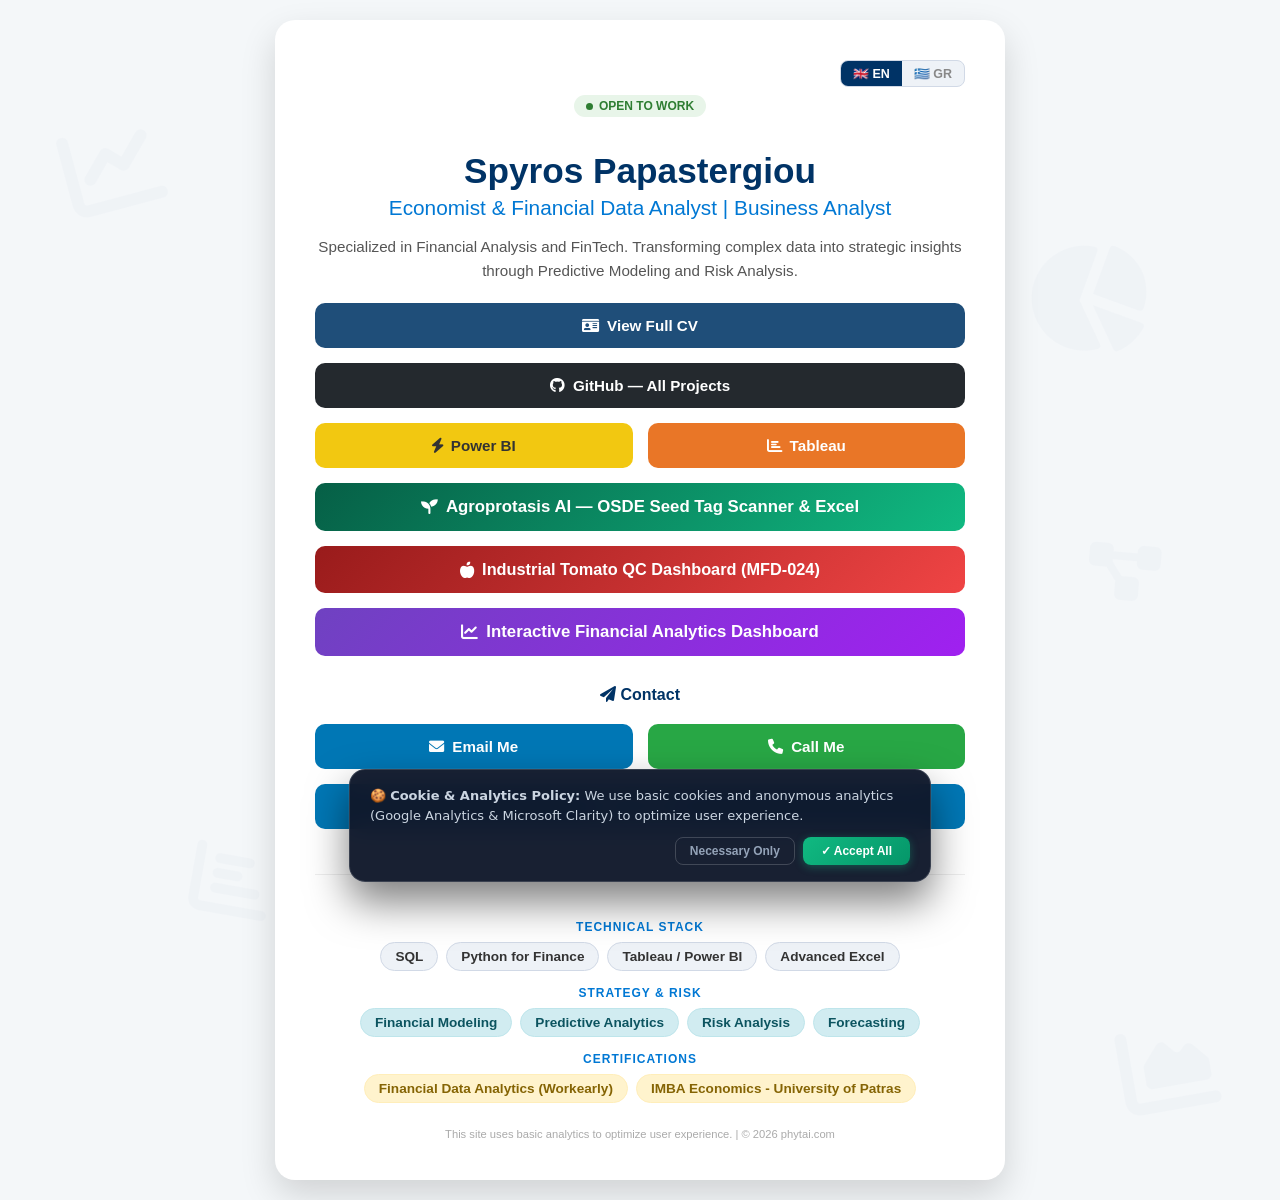
<file: index.html>
<!DOCTYPE html>
<html lang="en">
<head>
    <!-- Google tag (gtag.js) -->
<script async src="https://www.googletagmanager.com/gtag/js?id=G-GFPG1YS6CB"></script>
<script>
  window.dataLayer = window.dataLayer || [];
  function gtag(){dataLayer.push(arguments);}
  gtag('js', new Date());

  gtag('config', 'G-GFPG1YS6CB');
</script>
    <meta charset="UTF-8">
    <meta name="viewport" content="width=device-width, initial-scale=1.0">
    <title>Spyros Papastergiou | Portfolio</title>
    <link rel="stylesheet" href="https://cdnjs.cloudflare.com/ajax/libs/font-awesome/6.0.0/css/all.min.css">
    
    <script type="text/javascript">
        (function(c,l,a,r,i,t,y){
            c[a]=c[a]||function(){(c[a].q=c[a].q||[]).push(arguments)};
            t=l.createElement(r);t.async=1;t.src="https://www.clarity.ms/tag/"+i;
            y=l.getElementsByTagName(r)[0];y.parentNode.insertBefore(t,y);
        })(window, document, "clarity", "script", "vr1rwybrwi");

        function handleContact(type, value, element, originalText) {
            const isMobile = /iPhone|iPad|iPod|Android/i.test(navigator.userAgent);
            const icon = element.querySelector('i').outerHTML;
            if (isMobile) {
                if (type === 'tel') window.location.href = "tel:" + value;
                if (type === 'mail') window.location.href = "mailto:" + value;
            } else {
                if (type === 'mail') {
                    navigator.clipboard.writeText(value);
                    element.innerHTML = icon + ' Copied!';
                    element.style.background = "#28a745";
                    setTimeout(() => { element.innerHTML = icon + ' ' + originalText; element.style.background = ""; }, 2000);
                }
                if (type === 'tel') {
                    element.innerHTML = icon + ' ' + value;
                    element.style.background = "#0056b3";
                    setTimeout(() => { element.innerHTML = icon + ' ' + originalText; element.style.background = ""; }, 5000);
                }
            }
        }
    </script>

    <style>
        :root { --primary: #003366; --secondary: #0078d4; --accent: #28a745; --bg: #f4f7f9; }
        
        body { 
            font-family: 'Segoe UI', Tahoma, sans-serif; 
            background-color: var(--bg);
            display: flex; 
            align-items: center; 
            justify-content: center; 
            min-height: 100vh; 
            margin: 0; 
            padding: 20px; 
            position: relative;
            overflow-x: hidden;
        }

        /* LANGUAGE SECTIONS */
        body.greek .lang-en { display: none !important; }
        body.english .lang-gr { display: none !important; }
        
        .data-icon { position: absolute; color: #d1d9e6; opacity: 0.12; font-size: 5rem; z-index: 0; pointer-events: none; }
        .icon-1 { top: 10%; left: 5%; transform: rotate(-15deg); font-size: 6rem; }
        .icon-2 { top: 70%; left: 15%; transform: rotate(10deg); font-size: 5rem; }
        .icon-3 { top: 20%; right: 10%; transform: rotate(20deg); font-size: 7rem; }
        .icon-4 { top: 85%; right: 5%; transform: rotate(-10deg); font-size: 6rem; }
        .icon-5 { top: 45%; left: 85%; transform: rotate(5deg); font-size: 4rem; }
        .icon-6 { top: 5%; right: 40%; transform: rotate(-5deg); font-size: 3rem; }

        .card { background: white; padding: 40px; border-radius: 20px; box-shadow: 0 15px 35px rgba(0,0,0,0.15); text-align: center; max-width: 650px; width: 100%; position: relative; z-index: 1; }
        
        h1 { color: var(--primary); margin-bottom: 5px; font-size: 2.2rem; }
        h2 { color: var(--secondary); font-weight: 500; font-size: 1.3rem; margin-top: 0; margin-bottom: 15px; }
        .description { font-size: 0.95rem; color: #555; line-height: 1.6; margin-bottom: 20px; }
        
        .section-title { font-size: 0.75rem; color: var(--secondary); font-weight: 700; margin-bottom: 8px; text-transform: uppercase; letter-spacing: 1px; margin-top: 15px; }
        .skills-container { display: flex; flex-wrap: wrap; justify-content: center; gap: 8px; margin-bottom: 10px; }
        
        .skill-tag { background: #eef2f7; color: #333; padding: 6px 14px; border-radius: 20px; font-size: 0.85rem; font-weight: 600; border: 1px solid #d1d9e6; }
        .fintech-tag { background: #d1ecf1; color: #0c5460; border: 1px solid #bee5eb; }
        .cert-tag { background: #fff3cd; color: #856404; border: 1px solid #ffeeba; }
        
        .grid { display: grid; grid-template-columns: 1fr 1fr; gap: 15px; margin-top: 20px; }
        .btn { display: flex; align-items: center; justify-content: center; gap: 8px; padding: 14px; text-decoration: none; color: white; border-radius: 10px; font-weight: 600; transition: all 0.3s ease; font-size: 0.95rem; cursor: pointer; border: none; }
        
        .linkedin { background: #0077b5; }
        .tableau  { background: #e97627; }
        .github   { background: #24292e; }
        .powerbi  { background: #f2c811; color: #333; }
        .business-dash { background: linear-gradient(135deg, #6f42c1, #a020f0); grid-column: span 2; font-size: 1.05rem; }
        .cv-page  { background: #1F4E79; grid-column: span 2; }
        .full-width { grid-column: span 2; }

        .cv-label { grid-column: span 2; margin-top: 15px; margin-bottom: 5px; font-weight: 600; color: var(--primary); font-size: 1rem; }
        .footer-note { font-size: 0.7rem; color: #aaa; margin-top: 25px; grid-column: span 2; }
        hr { border: 0; border-top: 1px solid #eee; margin: 30px 0; grid-column: span 2; width: 100%; }

        /* OPEN TO WORK BADGE */
        .open-badge {
            display: inline-flex; align-items: center; gap: 6px;
            background: #e8f5e9; color: #2e7d32;
            padding: 4px 12px; border-radius: 15px;
            font-size: 0.75rem; font-weight: 700;
            margin-bottom: 10px; text-decoration: none;
            transition: all 0.2s; cursor: pointer;
        }
        .open-badge:hover { background: #c8e6c9; transform: translateY(-1px); }
        .open-badge .dot { width: 7px; height: 7px; background: #2e7d32; border-radius: 50%; animation: pulse 1.5s infinite; }
        @keyframes pulse { 0%,100%{opacity:1} 50%{opacity:0.3} }

        /* FADE IN ON SCROLL */
        .fade-item {
            opacity: 0;
            transform: translateY(20px);
            transition: opacity 0.5s ease, transform 0.5s ease;
        }
        .fade-item.visible {
            opacity: 1;
            transform: translateY(0);
        }

        /* LANGUAGE TOGGLE */
        .lang-toggle-wrap {
            display: flex; justify-content: flex-end;
            margin-bottom: 8px;
        }
        .lang-toggle {
            display: flex; align-items: center;
            background: #eef2f7; border-radius: 8px;
            overflow: hidden; border: 1px solid #d1d9e6;
        }
        .lang-btn {
            padding: 5px 12px; font-size: 0.78rem; font-weight: 600;
            cursor: pointer; border: none; background: transparent;
            color: #888; transition: all 0.2s; display: flex;
            align-items: center; gap: 4px;
        }
        .lang-btn.active { background: var(--primary); color: white; }
        .lang-btn:hover:not(.active) { color: var(--primary); }

        .btn:hover { transform: translateY(-3px); box-shadow: 0 8px 20px rgba(0,0,0,0.22); }

        @media (max-width: 600px) {
            .grid { grid-template-columns: 1fr !important; }
            .business-dash, .cv-page, .full-width,
            .cv-label, .footer-note, hr { grid-column: auto !important; }
            .fade-item { width: 100% !important; }
            .data-icon { display: none; }
            .card { padding: 25px; }
        }
    </style>
</head>
<body class="english">
    <i class="fas fa-chart-line data-icon icon-1"></i>
    <i class="fas fa-chart-bar data-icon icon-2"></i>
    <i class="fas fa-chart-pie data-icon icon-3"></i>
    <i class="fas fa-chart-area data-icon icon-4"></i>
    <i class="fas fa-project-diagram data-icon icon-5"></i>
    <i class="fas fa-database data-icon icon-6"></i>

    <div class="card">

        <!-- LANGUAGE TOGGLE -->
        <div class="lang-toggle-wrap">
            <div class="lang-toggle">
                <button class="lang-btn active" id="btn-en" onclick="setLang('english')">🇬🇧 EN</button>
                <button class="lang-btn" id="btn-gr" onclick="setLang('greek')">🇬🇷 GR</button>
            </div>
        </div>

        <!-- OPEN TO WORK -->
        <a href="/cv" class="open-badge" onclick="clarity('set','btn_click','open_to_work_badge')">
            <span class="dot"></span>
            <span class="lang-en">OPEN TO WORK</span>
            <span class="lang-gr">ΑΝΑΖΗΤΩ ΕΡΓΑΣΙΑ</span>
        </a>

        <h1>Spyros Papastergiou</h1>

        <h2 class="lang-en">Economist & Financial Data Analyst | Business Analyst</h2>
        <h2 class="lang-gr">Οικονομολόγος & Financial Data Analyst | Business Analyst</h2>
        
        <p class="description lang-en">
            Specialized in Financial Analysis and FinTech. 
            Transforming complex data into strategic insights through Predictive Modeling and Risk Analysis.
        </p>
        <p class="description lang-gr">
            Εξειδίκευση σε Financial Analysis και FinTech.
            Μετατρέπω σύνθετα δεδομένα σε στρατηγικές αναλύσεις μέσω Predictive Modeling και Risk Analysis.
        </p>

        <div class="grid">

            <a href="/cv" class="btn cv-page fade-item full-width"
               onclick="clarity('set','btn_click','cv_page')">
               <i class="fas fa-id-card"></i>
               <span class="lang-en">View Full CV</span>
               <span class="lang-gr">Προβολή Βιογραφικού</span>
            </a>

            <a href="https://github.com/papastergiousp-maker/My_Projects" class="btn github fade-item full-width"
               target="_blank" rel="noopener noreferrer"
               onclick="clarity('set','btn_click','github')">
               <i class="fab fa-github"></i> GitHub — All Projects</a>

            <a href="https://github.com/papastergiousp-maker/Power-BI" class="btn powerbi fade-item" target="_blank" rel="noopener noreferrer"
               onclick="clarity('set','btn_click','powerbi')">
               <i class="fas fa-bolt"></i> Power BI</a>

            <a href="https://public.tableau.com/app/profile/spyros.papastergiou" class="btn tableau fade-item" target="_blank" rel="noopener noreferrer"
               onclick="clarity('set','btn_click','tableau')">
               <i class="fas fa-chart-bar"></i> Tableau</a>

            <a href="/agroprotasis/" class="btn fade-item full-width" style="background: linear-gradient(135deg, #065f46, #10b981); font-size: 1.05rem;"
               onclick="clarity('set','btn_click','agroprotasis')">
               <i class="fas fa-seedling"></i>
               <span class="lang-en">Agroprotasis AI — OSDE Seed Tag Scanner & Excel</span>
               <span class="lang-gr">Agroprotasis AI — Αναγνώριση Καρτελών ΟΣΔΕ & Excel</span>
            </a>

            <a href="/tomato-qc.html" class="btn fade-item full-width" style="background: linear-gradient(135deg, #991b1b, #ef4444); font-size: 1.02rem;"
               onclick="clarity('set','btn_click','tomato_qc')">
               <i class="fas fa-apple-alt"></i>
               <span class="lang-en">Industrial Tomato QC Dashboard (MFD-024)</span>
               <span class="lang-gr">Industrial Tomato QC Dashboard (MFD-024)</span>
            </a>

            <a href="/dashboard/" class="btn business-dash fade-item"
               onclick="clarity('set','btn_click','dashboard')">
               <i class="fas fa-chart-line"></i>
               <span class="lang-en">Interactive Financial Analytics Dashboard</span>
               <span class="lang-gr">Διαδραστικό Dashboard Χρηματοοικονομικής Ανάλυσης</span>
            </a>

            <div class="cv-label fade-item">
                <i class="fas fa-paper-plane"></i>
                <span class="lang-en"> Contact</span>
                <span class="lang-gr"> Επικοινωνία</span>
            </div>

            <button class="btn linkedin fade-item"
                    onclick="clarity('set','btn_click','email'); handleContact('mail','papastergiousp@gmail.com',this, currentLang==='greek' ? 'Email' : 'Email Me')">
                <i class="fas fa-envelope"></i>
                <span class="lang-en">Email Me</span>
                <span class="lang-gr">Email</span>
            </button>

            <button class="btn fade-item" style="background:#28a745;"
                    onclick="clarity('set','btn_click','phone'); handleContact('tel','+306982317823',this, currentLang==='greek' ? 'Κλήση' : 'Call Me')">
                <i class="fas fa-phone"></i>
                <span class="lang-en">Call Me</span>
                <span class="lang-gr">Κλήση</span>
            </button>

            <a href="https://www.linkedin.com/in/spyros-papastergiou" class="btn linkedin fade-item full-width" target="_blank" rel="noopener noreferrer"
               onclick="clarity('set','btn_click','linkedin')">
               <i class="fab fa-linkedin"></i> LinkedIn</a>

            <hr>
        </div>

        <!-- TECHNICAL STACK -->
        <div class="section-title lang-en fade-item">Technical Stack</div>
        <div class="section-title lang-gr fade-item">Τεχνικές Δεξιότητες</div>
        <div class="skills-container fade-item">
            <span class="skill-tag">SQL</span>
            <span class="skill-tag">Python for Finance</span>
            <span class="skill-tag">Tableau / Power BI</span>
            <span class="skill-tag">Advanced Excel</span>
        </div>

        <!-- STRATEGY & RISK -->
        <div class="section-title lang-en fade-item">Strategy & Risk</div>
        <div class="section-title lang-gr fade-item">Στρατηγική & Ανάλυση Κινδύνου</div>
        <div class="skills-container fade-item">
            <span class="skill-tag fintech-tag">Financial Modeling</span>
            <span class="skill-tag fintech-tag">Predictive Analytics</span>
            <span class="skill-tag fintech-tag">Risk Analysis</span>
            <span class="skill-tag fintech-tag">Forecasting</span>
        </div>

        <!-- CERTIFICATIONS -->
        <div class="section-title lang-en fade-item">Certifications</div>
        <div class="section-title lang-gr fade-item">Πιστοποιήσεις</div>
        <div class="skills-container fade-item">
            <span class="skill-tag cert-tag">Financial Data Analytics (Workearly)</span>
            <span class="skill-tag cert-tag">IMBA Economics - University of Patras</span>
        </div>

        <div class="footer-note">
            This site uses basic analytics to optimize user experience. | © 2026 phytai.com
        </div>
    </div>

    <script>
        let currentLang = 'english';

        function setLang(lang) {
            currentLang = lang;
            document.body.className = lang;
            document.getElementById('btn-en').className = 'lang-btn' + (lang==='english' ? ' active' : '');
            document.getElementById('btn-gr').className  = 'lang-btn' + (lang==='greek'   ? ' active' : '');
            localStorage.setItem('site_lang', lang);
            clarity('set', 'language', lang);
        }

        const saved = localStorage.getItem('site_lang');
        if (saved) setLang(saved);

        // FADE IN ON SCROLL
        const fadeItems = document.querySelectorAll('.fade-item');
        const observer = new IntersectionObserver(entries => {
            entries.forEach((entry, i) => {
                if (entry.isIntersecting) {
                    setTimeout(() => {
                        entry.target.classList.add('visible');
                    }, i * 60);
                    observer.unobserve(entry.target);
                }
            });
        }, { threshold: 0.1 });

        fadeItems.forEach(el => observer.observe(el));
    </script>
    <script src="/cookie-consent.js"></script>
</body>
</html>
</file>
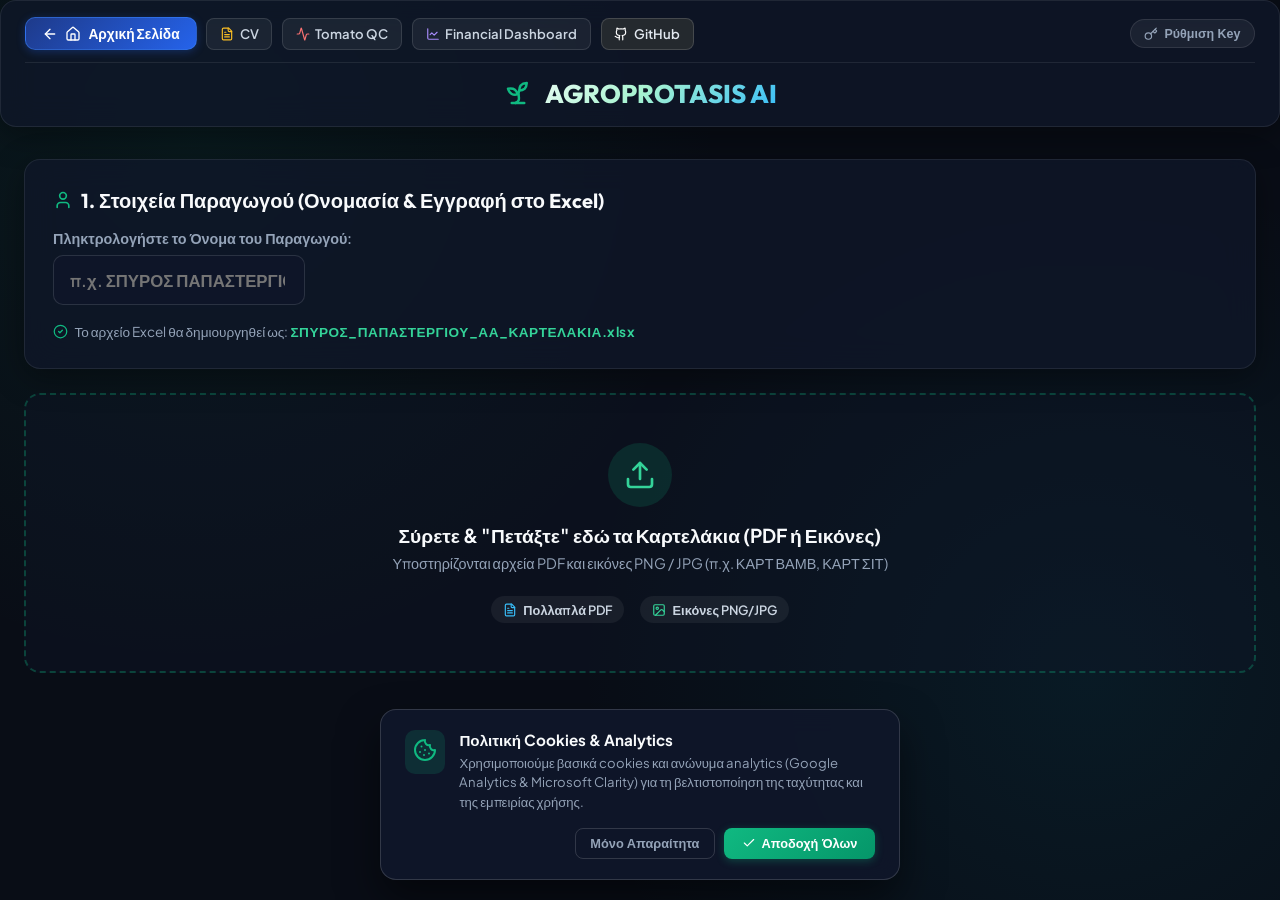
<file: agroprotasis/index.html>
<!DOCTYPE html>
<html lang="el">
  <head>
    <!-- Google tag (gtag.js) -->
    <script async src="https://www.googletagmanager.com/gtag/js?id=G-GFPG1YS6CB"></script>
    <script>
      window.dataLayer = window.dataLayer || [];
      function gtag(){dataLayer.push(arguments);}
      gtag('js', new Date());
      gtag('config', 'G-GFPG1YS6CB');
    </script>
    
    <!-- Microsoft Clarity -->
    <script type="text/javascript">
      (function(c,l,a,r,i,t,y){
          c[a]=c[a]||function(){(c[a].q=c[a].q||[]).push(arguments)};
          t=l.createElement(r);t.async=1;t.src="https://www.clarity.ms/tag/"+i;
          y=l.getElementsByTagName(r)[0];y.parentNode.insertBefore(t,y);
      })(window, document, "clarity", "script", "vr1rwybrwi");
    </script>

    <meta charset="UTF-8" />
    <link rel="icon" type="image/svg+xml" href="./favicon.svg" />
    <meta name="viewport" content="width=device-width, initial-scale=1.0" />
    <title>Agroprotasis AI - Εξαγωγή Α/Α & Δημιουργία Excel | PhytAI</title>
    <meta name="description" content="Εφαρμογή αυτόματης εξαγωγής μοναδικών αριθμών Α/Α από φυτοϋγειονομικά καρτελάκια σπόρων και δημιουργίας αρχείων Excel για αγρότες και παραγωγούς." />
    <!-- Google Fonts -->
    <link rel="preconnect" href="https://fonts.googleapis.com">
    <link rel="preconnect" href="https://fonts.gstatic.com" crossorigin>
    <link href="https://fonts.googleapis.com/css2?family=Outfit:wght@400;500;600;700;800&family=Plus+Jakarta+Sans:wght@400;500;600;700&display=swap" rel="stylesheet">
    <script type="module" crossorigin src="./assets/index-CKDR8v9J.js"></script>
    <link rel="stylesheet" crossorigin href="./assets/index-CWiVTgUQ.css">
  </head>
  <body>
    <div id="root"></div>
  </body>
</html>
</file>
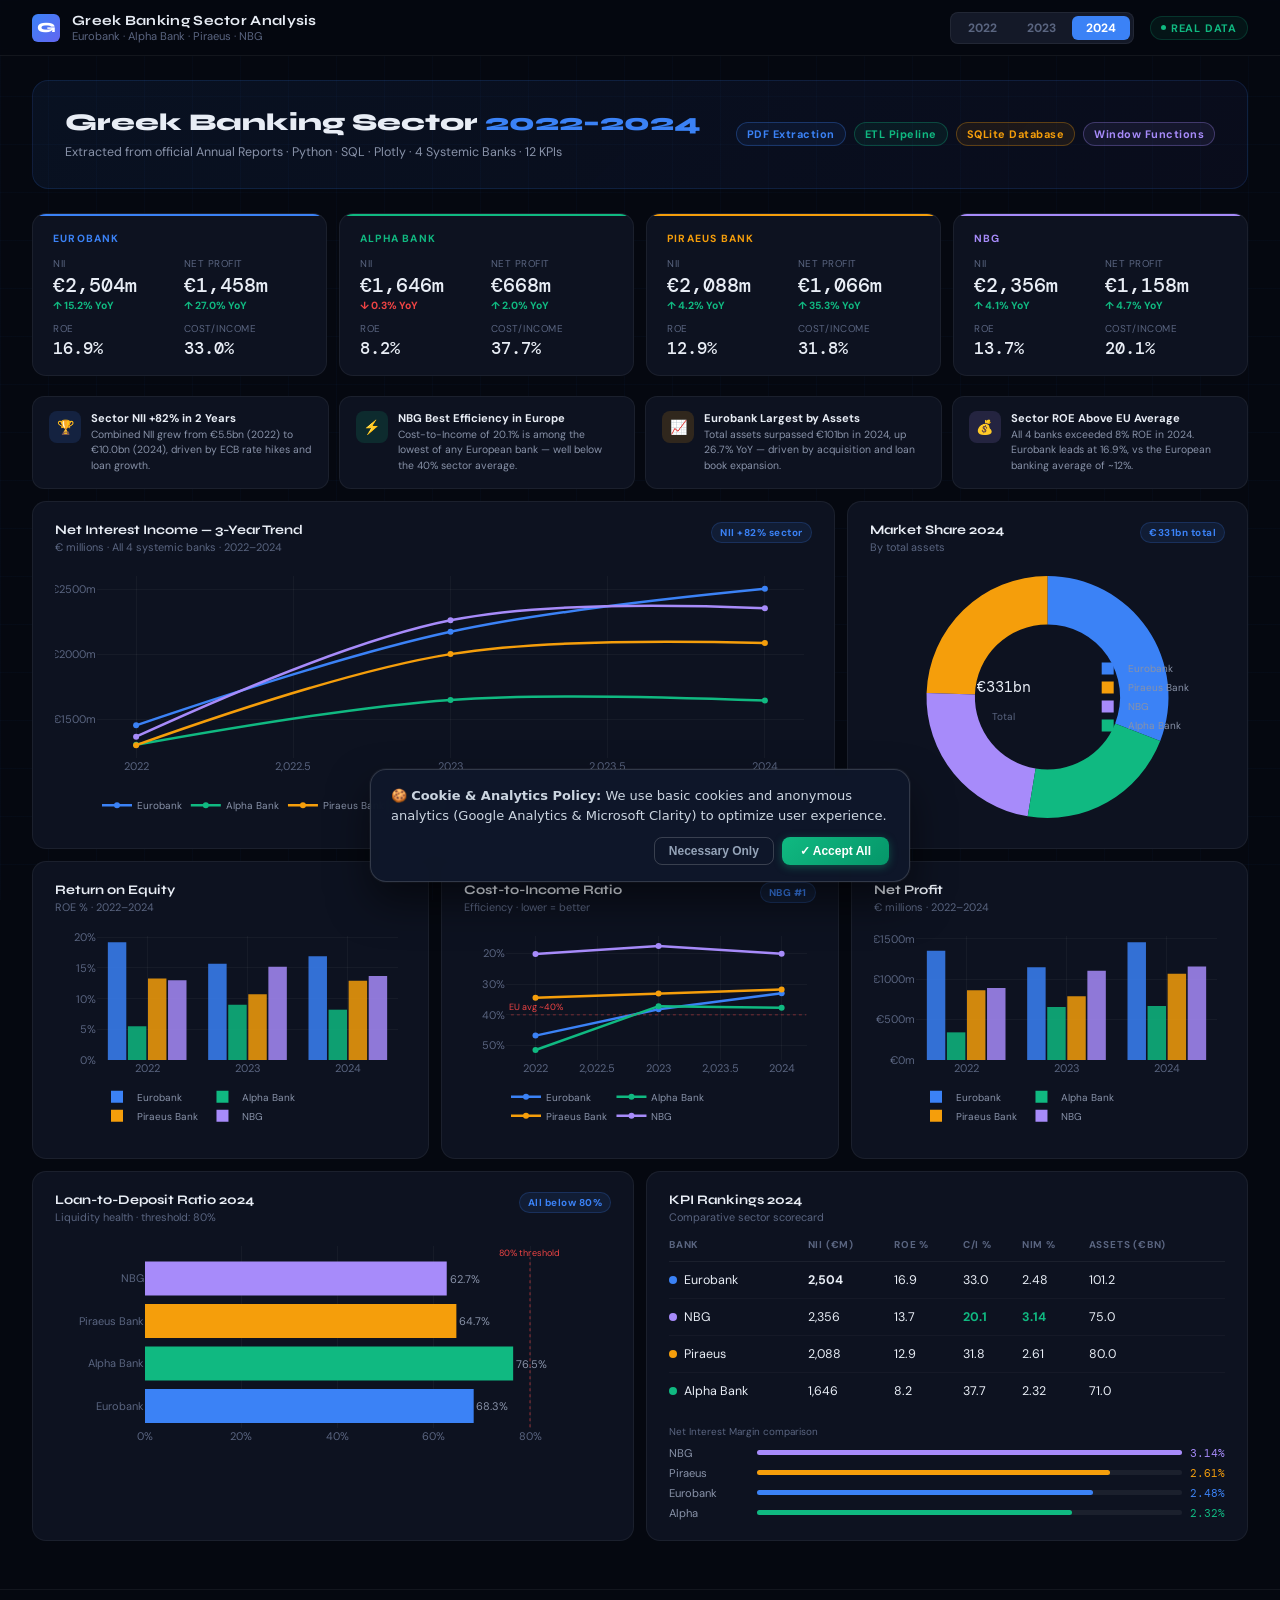
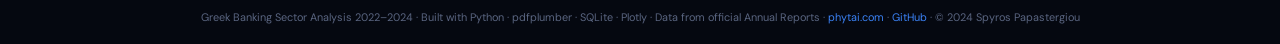
<file: dashboard_greek_banking.html>
<!DOCTYPE html>
<html lang="en">
<head>
<!-- Google tag (gtag.js) -->
<script async src="https://www.googletagmanager.com/gtag/js?id=G-GFPG1YS6CB"></script>
<script>
  window.dataLayer = window.dataLayer || [];
  function gtag(){dataLayer.push(arguments);}
  gtag('js', new Date());
  gtag('config', 'G-GFPG1YS6CB');
</script>

<!-- Microsoft Clarity -->
<script type="text/javascript">
    (function(c,l,a,r,i,t,y){
        c[a]=c[a]||function(){(c[a].q=c[a].q||[]).push(arguments)};
        t=l.createElement(r);t.async=1;t.src="https://www.clarity.ms/tag/"+i;
        y=l.getElementsByTagName(r)[0];y.parentNode.insertBefore(t,y);
    })(window, document, "clarity", "script", "vr1rwybrwi");
</script>

<meta charset="utf-8"/>
<meta name="viewport" content="width=device-width, initial-scale=1.0"/>
<title>Greek Banking Sector Analysis 2022–2024</title>
<link href="https://fonts.googleapis.com/css2?family=Syne:wght@400;600;700;800&family=DM+Mono:wght@400;500&family=DM+Sans:wght@300;400;500&display=swap" rel="stylesheet"/>
<script src="https://cdn.plot.ly/plotly-2.27.0.min.js"></script>
<style>
:root {
  --bg:       #050810;
  --surface:  #0d1220;
  --surface2: #141928;
  --border:   rgba(255,255,255,0.06);
  --border2:  rgba(255,255,255,0.12);
  --text:     #e8edf5;
  --muted:    #5a6580;
  --dim:      #8892a8;

  --euro:   #3b82f6;
  --alpha:  #10b981;
  --pir:    #f59e0b;
  --nbg:    #a78bfa;

  --up:   #10b981;
  --down: #ef4444;
}

*, *::before, *::after { margin:0; padding:0; box-sizing:border-box; }

html { scroll-behavior: smooth; }

body {
  font-family: 'DM Sans', sans-serif;
  background: var(--bg);
  color: var(--text);
  min-height: 100vh;
  overflow-x: hidden;
}

/* GRID NOISE TEXTURE */
body::before {
  content: '';
  position: fixed;
  inset: 0;
  background-image:
    linear-gradient(rgba(59,130,246,0.03) 1px, transparent 1px),
    linear-gradient(90deg, rgba(59,130,246,0.03) 1px, transparent 1px);
  background-size: 48px 48px;
  pointer-events: none;
  z-index: 0;
}

/* ── HEADER ── */
.header {
  position: sticky; top: 0; z-index: 100;
  background: rgba(5,8,16,0.85);
  backdrop-filter: blur(20px);
  border-bottom: 1px solid var(--border);
  padding: 0 32px;
  height: 56px;
  display: flex; align-items: center; justify-content: space-between;
}

.header-brand {
  display: flex; align-items: center; gap: 12px;
}
.brand-icon {
  width: 28px; height: 28px;
  background: linear-gradient(135deg, var(--euro), #6366f1);
  border-radius: 6px;
  display: flex; align-items: center; justify-content: center;
  font-size: 14px; font-weight: 800; color: white;
  font-family: 'Syne', sans-serif;
}
.brand-text {
  font-family: 'Syne', sans-serif;
  font-size: 0.88rem; font-weight: 700;
  letter-spacing: 0.3px;
}
.brand-sub { font-size: 0.7rem; color: var(--muted); font-weight: 400; }

.header-right { display: flex; align-items: center; gap: 16px; }

.year-tabs {
  display: flex; gap: 2px;
  background: var(--surface2);
  border: 1px solid var(--border);
  border-radius: 8px; padding: 3px;
}
.year-tab {
  padding: 4px 14px; border-radius: 6px;
  font-size: 0.75rem; font-weight: 700;
  cursor: pointer; border: none;
  background: transparent; color: var(--muted);
  transition: all 0.2s; font-family: 'DM Sans', sans-serif;
}
.year-tab.active { background: var(--euro); color: white; }
.year-tab:hover:not(.active) { color: var(--text); }

.live-pill {
  display: flex; align-items: center; gap: 5px;
  font-size: 0.68rem; font-weight: 700; letter-spacing: 0.8px;
  color: var(--up);
  background: rgba(16,185,129,0.08);
  border: 1px solid rgba(16,185,129,0.2);
  border-radius: 20px; padding: 4px 10px;
}
.live-dot {
  width: 5px; height: 5px; border-radius: 50%;
  background: var(--up);
  animation: pulse 2s infinite;
}
@keyframes pulse {
  0%,100% { opacity:1; box-shadow: 0 0 0 0 rgba(16,185,129,0.4); }
  50%      { opacity:.7; box-shadow: 0 0 0 5px rgba(16,185,129,0); }
}

/* ── MAIN ── */
.main { padding: 24px 32px 48px; position: relative; z-index: 1; max-width: 1400px; margin: 0 auto; }

/* ── HERO STRIP ── */
.hero {
  margin-bottom: 24px;
  padding: 28px 32px;
  background: linear-gradient(135deg, rgba(59,130,246,0.08) 0%, rgba(99,102,241,0.05) 100%);
  border: 1px solid rgba(59,130,246,0.15);
  border-radius: 16px;
  display: flex; align-items: center; justify-content: space-between; flex-wrap: wrap; gap: 16px;
}
.hero-title {
  font-family: 'Syne', sans-serif;
  font-size: 1.5rem; font-weight: 800;
  line-height: 1.2;
}
.hero-title span { color: var(--euro); }
.hero-meta { font-size: 0.78rem; color: var(--dim); margin-top: 6px; }
.hero-badges { display: flex; gap: 8px; flex-wrap: wrap; }
.badge {
  font-size: 0.68rem; font-weight: 700; letter-spacing: 0.5px;
  padding: 4px 10px; border-radius: 20px;
  border: 1px solid;
}
.badge-blue   { color: var(--euro);  border-color: rgba(59,130,246,0.3);  background: rgba(59,130,246,0.08); }
.badge-green  { color: var(--up);    border-color: rgba(16,185,129,0.3);  background: rgba(16,185,129,0.08); }
.badge-amber  { color: #f59e0b;      border-color: rgba(245,158,11,0.3);  background: rgba(245,158,11,0.08); }
.badge-purple { color: #a78bfa;      border-color: rgba(167,139,250,0.3); background: rgba(167,139,250,0.08); }

/* ── KPI CARDS ── */
.kpi-grid {
  display: grid;
  grid-template-columns: repeat(4, 1fr);
  gap: 12px;
  margin-bottom: 20px;
}

.kpi-card {
  background: var(--surface);
  border: 1px solid var(--border);
  border-radius: 14px;
  padding: 18px 20px 16px;
  position: relative; overflow: hidden;
  cursor: pointer;
  transition: border-color 0.2s, transform 0.2s;
}
.kpi-card::after {
  content: '';
  position: absolute; top: 0; left: 0; right: 0; height: 2px;
  border-radius: 14px 14px 0 0;
}
.kpi-card.euro::after  { background: var(--euro); }
.kpi-card.alpha::after { background: var(--alpha); }
.kpi-card.pir::after   { background: var(--pir); }
.kpi-card.nbg::after   { background: var(--nbg); }

.kpi-card:hover { transform: translateY(-2px); border-color: var(--border2); }

.kpi-bank {
  font-size: 0.65rem; font-weight: 700;
  text-transform: uppercase; letter-spacing: 1.2px;
  margin-bottom: 12px;
}
.kpi-card.euro  .kpi-bank { color: var(--euro); }
.kpi-card.alpha .kpi-bank { color: var(--alpha); }
.kpi-card.pir   .kpi-bank { color: var(--pir); }
.kpi-card.nbg   .kpi-bank { color: var(--nbg); }

.kpi-metrics { display: grid; grid-template-columns: 1fr 1fr; gap: 10px 8px; }

.kpi-item-label {
  font-size: 0.62rem; color: var(--muted);
  text-transform: uppercase; letter-spacing: 0.5px;
  margin-bottom: 2px;
}
.kpi-item-value {
  font-family: 'DM Mono', monospace;
  font-size: 1.05rem; font-weight: 500;
  color: var(--text);
}
.kpi-item-value.highlight {
  font-size: 1.25rem; font-weight: 500;
}
.kpi-change {
  font-size: 0.65rem; font-weight: 700;
  margin-top: 1px;
}
.kpi-change.up   { color: var(--up); }
.kpi-change.down { color: var(--down); }

/* ── CHART GRID ── */
.charts-main {
  display: grid;
  grid-template-columns: 2fr 1fr;
  gap: 12px;
  margin-bottom: 12px;
}
.charts-row {
  display: grid;
  grid-template-columns: 1fr 1fr 1fr;
  gap: 12px;
  margin-bottom: 12px;
}
.charts-bottom {
  display: grid;
  grid-template-columns: 1fr 1fr;
  gap: 12px;
}

.chart-card {
  background: var(--surface);
  border: 1px solid var(--border);
  border-radius: 14px;
  padding: 20px 22px;
  transition: border-color 0.2s;
}
.chart-card:hover { border-color: var(--border2); }

.chart-header {
  display: flex; justify-content: space-between;
  align-items: flex-start; margin-bottom: 14px;
}
.chart-title {
  font-family: 'Syne', sans-serif;
  font-size: 0.82rem; font-weight: 700;
  color: var(--text); margin-bottom: 2px;
}
.chart-subtitle { font-size: 0.68rem; color: var(--muted); }
.chart-tag {
  font-size: 0.62rem; font-weight: 700; letter-spacing: 0.5px;
  padding: 3px 8px; border-radius: 20px;
  background: rgba(59,130,246,0.1);
  color: var(--euro);
  border: 1px solid rgba(59,130,246,0.2);
  white-space: nowrap;
}

/* ── INSIGHT STRIP ── */
.insights {
  display: grid; grid-template-columns: repeat(4,1fr);
  gap: 10px; margin-bottom: 12px;
}
.insight-card {
  background: var(--surface);
  border: 1px solid var(--border);
  border-radius: 12px;
  padding: 14px 16px;
  display: flex; align-items: flex-start; gap: 10px;
}
.insight-icon {
  width: 32px; height: 32px; border-radius: 8px;
  display: flex; align-items: center; justify-content: center;
  font-size: 14px; flex-shrink: 0;
}
.insight-icon.blue   { background: rgba(59,130,246,0.15); }
.insight-icon.green  { background: rgba(16,185,129,0.15); }
.insight-icon.amber  { background: rgba(245,158,11,0.15); }
.insight-icon.purple { background: rgba(167,139,250,0.15); }
.insight-title  { font-size: 0.7rem; font-weight: 700; margin-bottom: 2px; }
.insight-body   { font-size: 0.65rem; color: var(--dim); line-height: 1.5; }

/* ── RANKING TABLE ── */
.rank-table { width: 100%; border-collapse: collapse; }
.rank-table th {
  font-size: 0.62rem; font-weight: 700;
  text-transform: uppercase; letter-spacing: 0.8px;
  color: var(--muted); padding: 0 8px 10px 0;
  text-align: left; border-bottom: 1px solid var(--border);
}
.rank-table td {
  padding: 10px 8px 10px 0;
  font-size: 0.78rem;
  border-bottom: 1px solid rgba(255,255,255,0.03);
  vertical-align: middle;
}
.rank-table tr:last-child td { border-bottom: none; }
.rank-table tr:hover td { background: rgba(255,255,255,0.015); }

.bank-dot {
  display: inline-block; width: 8px; height: 8px;
  border-radius: 50%; margin-right: 7px;
}
.mini-bar-bg {
  background: rgba(255,255,255,0.06);
  border-radius: 4px; height: 5px; width: 80px;
}
.mini-bar-fill { height: 100%; border-radius: 4px; }

/* ── FOOTER ── */
.footer {
  text-align: center; padding: 20px 32px;
  font-size: 0.68rem; color: var(--muted);
  border-top: 1px solid var(--border);
  position: relative; z-index: 1;
}
.footer a { color: var(--euro); text-decoration: none; }

/* ── ANIMATIONS ── */
@keyframes fadeUp {
  from { opacity:0; transform:translateY(16px); }
  to   { opacity:1; transform:translateY(0); }
}
.kpi-card  { animation: fadeUp 0.4s ease both; }
.kpi-card:nth-child(1) { animation-delay:.05s; }
.kpi-card:nth-child(2) { animation-delay:.10s; }
.kpi-card:nth-child(3) { animation-delay:.15s; }
.kpi-card:nth-child(4) { animation-delay:.20s; }

/* ── RESPONSIVE ── */
@media(max-width:1100px) {
  .kpi-grid      { grid-template-columns: 1fr 1fr; }
  .charts-main   { grid-template-columns: 1fr; }
  .charts-row    { grid-template-columns: 1fr 1fr; }
  .insights      { grid-template-columns: 1fr 1fr; }
}
@media(max-width:700px) {
  .main          { padding: 16px; }
  .header        { padding: 0 16px; }
  .kpi-grid      { grid-template-columns: 1fr; }
  .charts-row    { grid-template-columns: 1fr; }
  .charts-bottom { grid-template-columns: 1fr; }
  .insights      { grid-template-columns: 1fr; }
}
</style>
</head>
<body>

<!-- HEADER -->
<header class="header">
  <div class="header-brand">
    <div class="brand-icon">G</div>
    <div>
      <div class="brand-text">Greek Banking Sector Analysis</div>
      <div class="brand-sub">Eurobank · Alpha Bank · Piraeus · NBG</div>
    </div>
  </div>
  <div class="header-right">
    <div class="year-tabs">
      <button class="year-tab" onclick="setYear(2022)">2022</button>
      <button class="year-tab" onclick="setYear(2023)">2023</button>
      <button class="year-tab active" onclick="setYear(2024)">2024</button>
    </div>
    <div class="live-pill"><div class="live-dot"></div>REAL DATA</div>
  </div>
</header>

<div class="main">

  <!-- HERO -->
  <div class="hero">
    <div>
      <div class="hero-title">Greek Banking Sector <span>2022–2024</span></div>
      <div class="hero-meta">Extracted from official Annual Reports · Python · SQL · Plotly · 4 Systemic Banks · 12 KPIs</div>
    </div>
    <div class="hero-badges">
      <span class="badge badge-blue">PDF Extraction</span>
      <span class="badge badge-green">ETL Pipeline</span>
      <span class="badge badge-amber">SQLite Database</span>
      <span class="badge badge-purple">Window Functions</span>
    </div>
  </div>

  <!-- KPI CARDS -->
  <div class="kpi-grid">
    <div class="kpi-card euro">
      <div class="kpi-bank">Eurobank</div>
      <div class="kpi-metrics">
        <div>
          <div class="kpi-item-label">NII</div>
          <div class="kpi-item-value highlight" id="euro-nii">€2,504m</div>
          <div class="kpi-change up" id="euro-nii-yoy">↑ 15.2% YoY</div>
        </div>
        <div>
          <div class="kpi-item-label">Net Profit</div>
          <div class="kpi-item-value highlight" id="euro-profit">€1,458m</div>
          <div class="kpi-change up" id="euro-profit-yoy">↑ 27.0% YoY</div>
        </div>
        <div>
          <div class="kpi-item-label">ROE</div>
          <div class="kpi-item-value" id="euro-roe">16.9%</div>
        </div>
        <div>
          <div class="kpi-item-label">Cost/Income</div>
          <div class="kpi-item-value" id="euro-ci">33.0%</div>
        </div>
      </div>
    </div>

    <div class="kpi-card alpha">
      <div class="kpi-bank">Alpha Bank</div>
      <div class="kpi-metrics">
        <div>
          <div class="kpi-item-label">NII</div>
          <div class="kpi-item-value highlight" id="alpha-nii">€1,646m</div>
          <div class="kpi-change down" id="alpha-nii-yoy">↓ 0.3% YoY</div>
        </div>
        <div>
          <div class="kpi-item-label">Net Profit</div>
          <div class="kpi-item-value highlight" id="alpha-profit">€668m</div>
          <div class="kpi-change up" id="alpha-profit-yoy">↑ 2.0% YoY</div>
        </div>
        <div>
          <div class="kpi-item-label">ROE</div>
          <div class="kpi-item-value" id="alpha-roe">8.2%</div>
        </div>
        <div>
          <div class="kpi-item-label">Cost/Income</div>
          <div class="kpi-item-value" id="alpha-ci">37.7%</div>
        </div>
      </div>
    </div>

    <div class="kpi-card pir">
      <div class="kpi-bank">Piraeus Bank</div>
      <div class="kpi-metrics">
        <div>
          <div class="kpi-item-label">NII</div>
          <div class="kpi-item-value highlight" id="pir-nii">€2,088m</div>
          <div class="kpi-change up" id="pir-nii-yoy">↑ 4.2% YoY</div>
        </div>
        <div>
          <div class="kpi-item-label">Net Profit</div>
          <div class="kpi-item-value highlight" id="pir-profit">€1,066m</div>
          <div class="kpi-change up" id="pir-profit-yoy">↑ 35.3% YoY</div>
        </div>
        <div>
          <div class="kpi-item-label">ROE</div>
          <div class="kpi-item-value" id="pir-roe">12.9%</div>
        </div>
        <div>
          <div class="kpi-item-label">Cost/Income</div>
          <div class="kpi-item-value" id="pir-ci">31.8%</div>
        </div>
      </div>
    </div>

    <div class="kpi-card nbg">
      <div class="kpi-bank">NBG</div>
      <div class="kpi-metrics">
        <div>
          <div class="kpi-item-label">NII</div>
          <div class="kpi-item-value highlight" id="nbg-nii">€2,356m</div>
          <div class="kpi-change up" id="nbg-nii-yoy">↑ 4.1% YoY</div>
        </div>
        <div>
          <div class="kpi-item-label">Net Profit</div>
          <div class="kpi-item-value highlight" id="nbg-profit">€1,158m</div>
          <div class="kpi-change up" id="nbg-profit-yoy">↑ 4.7% YoY</div>
        </div>
        <div>
          <div class="kpi-item-label">ROE</div>
          <div class="kpi-item-value" id="nbg-roe">13.7%</div>
        </div>
        <div>
          <div class="kpi-item-label">Cost/Income</div>
          <div class="kpi-item-value" id="nbg-ci">20.1%</div>
        </div>
      </div>
    </div>
  </div>

  <!-- KEY INSIGHTS -->
  <div class="insights">
    <div class="insight-card">
      <div class="insight-icon blue">🏆</div>
      <div>
        <div class="insight-title">Sector NII +82% in 2 Years</div>
        <div class="insight-body">Combined NII grew from €5.5bn (2022) to €10.0bn (2024), driven by ECB rate hikes and loan growth.</div>
      </div>
    </div>
    <div class="insight-card">
      <div class="insight-icon green">⚡</div>
      <div>
        <div class="insight-title">NBG Best Efficiency in Europe</div>
        <div class="insight-body">Cost-to-Income of 20.1% is among the lowest of any European bank — well below the 40% sector average.</div>
      </div>
    </div>
    <div class="insight-card">
      <div class="insight-icon amber">📈</div>
      <div>
        <div class="insight-title">Eurobank Largest by Assets</div>
        <div class="insight-body">Total assets surpassed €101bn in 2024, up 26.7% YoY — driven by acquisition and loan book expansion.</div>
      </div>
    </div>
    <div class="insight-card">
      <div class="insight-icon purple">💰</div>
      <div>
        <div class="insight-title">Sector ROE Above EU Average</div>
        <div class="insight-body">All 4 banks exceeded 8% ROE in 2024. Eurobank leads at 16.9%, vs the European banking average of ~12%.</div>
      </div>
    </div>
  </div>

  <!-- CHARTS ROW 1 -->
  <div class="charts-main">

    <!-- NII Trend -->
    <div class="chart-card">
      <div class="chart-header">
        <div>
          <div class="chart-title">Net Interest Income — 3-Year Trend</div>
          <div class="chart-subtitle">€ millions · All 4 systemic banks · 2022–2024</div>
        </div>
        <span class="chart-tag">NII +82% sector</span>
      </div>
      <div id="chart-nii" style="height:260px;"></div>
    </div>

    <!-- Market Share -->
    <div class="chart-card">
      <div class="chart-header">
        <div>
          <div class="chart-title">Market Share 2024</div>
          <div class="chart-subtitle">By total assets</div>
        </div>
        <span class="chart-tag">€331bn total</span>
      </div>
      <div id="chart-share" style="height:260px;"></div>
    </div>

  </div>

  <!-- CHARTS ROW 2 -->
  <div class="charts-row">

    <!-- ROE -->
    <div class="chart-card">
      <div class="chart-header">
        <div>
          <div class="chart-title">Return on Equity</div>
          <div class="chart-subtitle">ROE % · 2022–2024</div>
        </div>
      </div>
      <div id="chart-roe" style="height:210px;"></div>
    </div>

    <!-- Cost-to-Income -->
    <div class="chart-card">
      <div class="chart-header">
        <div>
          <div class="chart-title">Cost-to-Income Ratio</div>
          <div class="chart-subtitle">Efficiency · lower = better</div>
        </div>
        <span class="chart-tag">NBG #1</span>
      </div>
      <div id="chart-ci" style="height:210px;"></div>
    </div>

    <!-- Net Profit -->
    <div class="chart-card">
      <div class="chart-header">
        <div>
          <div class="chart-title">Net Profit</div>
          <div class="chart-subtitle">€ millions · 2022–2024</div>
        </div>
      </div>
      <div id="chart-profit" style="height:210px;"></div>
    </div>

  </div>

  <!-- CHARTS ROW 3 -->
  <div class="charts-bottom">

    <!-- Loans vs Deposits -->
    <div class="chart-card">
      <div class="chart-header">
        <div>
          <div class="chart-title">Loan-to-Deposit Ratio 2024</div>
          <div class="chart-subtitle">Liquidity health · threshold: 80%</div>
        </div>
        <span class="chart-tag">All below 80%</span>
      </div>
      <div id="chart-ld" style="height:220px;"></div>
    </div>

    <!-- Rankings Table -->
    <div class="chart-card">
      <div class="chart-header">
        <div>
          <div class="chart-title">KPI Rankings 2024</div>
          <div class="chart-subtitle">Comparative sector scorecard</div>
        </div>
      </div>
      <table class="rank-table">
        <thead>
          <tr>
            <th>Bank</th>
            <th>NII (€m)</th>
            <th>ROE %</th>
            <th>C/I %</th>
            <th>NIM %</th>
            <th>Assets (€bn)</th>
          </tr>
        </thead>
        <tbody>
          <tr>
            <td><span class="bank-dot" style="background:var(--euro)"></span>Eurobank</td>
            <td><strong>2,504</strong></td>
            <td>16.9</td>
            <td>33.0</td>
            <td>2.48</td>
            <td>101.2</td>
          </tr>
          <tr>
            <td><span class="bank-dot" style="background:var(--nbg)"></span>NBG</td>
            <td>2,356</td>
            <td>13.7</td>
            <td><strong style="color:var(--up)">20.1</strong></td>
            <td><strong style="color:var(--up)">3.14</strong></td>
            <td>75.0</td>
          </tr>
          <tr>
            <td><span class="bank-dot" style="background:var(--pir)"></span>Piraeus</td>
            <td>2,088</td>
            <td>12.9</td>
            <td>31.8</td>
            <td>2.61</td>
            <td>80.0</td>
          </tr>
          <tr>
            <td><span class="bank-dot" style="background:var(--alpha)"></span>Alpha Bank</td>
            <td>1,646</td>
            <td>8.2</td>
            <td>37.7</td>
            <td>2.32</td>
            <td>71.0</td>
          </tr>
        </tbody>
      </table>
      <div style="margin-top:16px;">
        <div style="font-size:0.62rem;color:var(--muted);margin-bottom:8px;">Net Interest Margin comparison</div>
        <div style="display:flex;flex-direction:column;gap:6px;">
          <div style="display:flex;align-items:center;gap:8px;">
            <div style="font-size:0.7rem;width:80px;color:var(--dim)">NBG</div>
            <div class="mini-bar-bg" style="flex:1"><div class="mini-bar-fill" style="width:100%;background:var(--nbg)"></div></div>
            <div style="font-size:0.7rem;font-family:'DM Mono',monospace;color:var(--nbg)">3.14%</div>
          </div>
          <div style="display:flex;align-items:center;gap:8px;">
            <div style="font-size:0.7rem;width:80px;color:var(--dim)">Piraeus</div>
            <div class="mini-bar-bg" style="flex:1"><div class="mini-bar-fill" style="width:83%;background:var(--pir)"></div></div>
            <div style="font-size:0.7rem;font-family:'DM Mono',monospace;color:var(--pir)">2.61%</div>
          </div>
          <div style="display:flex;align-items:center;gap:8px;">
            <div style="font-size:0.7rem;width:80px;color:var(--dim)">Eurobank</div>
            <div class="mini-bar-bg" style="flex:1"><div class="mini-bar-fill" style="width:79%;background:var(--euro)"></div></div>
            <div style="font-size:0.7rem;font-family:'DM Mono',monospace;color:var(--euro)">2.48%</div>
          </div>
          <div style="display:flex;align-items:center;gap:8px;">
            <div style="font-size:0.7rem;width:80px;color:var(--dim)">Alpha</div>
            <div class="mini-bar-bg" style="flex:1"><div class="mini-bar-fill" style="width:74%;background:var(--alpha)"></div></div>
            <div style="font-size:0.7rem;font-family:'DM Mono',monospace;color:var(--alpha)">2.32%</div>
          </div>
        </div>
      </div>
    </div>

  </div>

</div>

<footer class="footer">
  Greek Banking Sector Analysis 2022–2024 · Built with Python · pdfplumber · SQLite · Plotly ·
  Data from official Annual Reports · <a href="https://phytai.com" target="_blank">phytai.com</a> ·
  <a href="https://github.com/papastergiousp-maker" target="_blank">GitHub</a> ·
  © 2024 Spyros Papastergiou
</footer>

<script>
// ── DATA ──────────────────────────────────────────────────────────────────────
const DATA = {
  banks:  ['Eurobank','Alpha Bank','Piraeus Bank','NBG'],
  colors: ['#3b82f6','#10b981','#f59e0b','#a78bfa'],
  years:  [2022, 2023, 2024],

  nii:    [[1456,2174,2504],[1306.7,1651.5,1646],[1304,2003,2088],[1369,2263,2356]],
  profit: [[1353,1148,1458],[342.2,655,668],[864,788,1066],[892,1106,1158]],
  roe:    [[19.2,15.7,16.9],[5.5,9.0,8.2],[13.3,10.7,12.9],[13.0,15.2,13.7]],
  ci:     [[46.8,38.2,33.0],[51.5,37.2,37.7],[34.5,33.1,31.8],[20.2,17.6,20.1]],
  assets: [[81471,79815,101151],[77200,72694,70954],[75403,76450,80044],[78113,74584,74957]],
  ld:     [[75.2,72.4,68.3],[77.1,74.6,76.5],[64.0,63.0,64.7],[64.4,59.9,62.7]],
  nim:    [[1.79,2.72,2.48],[1.69,2.27,2.32],[1.73,2.62,2.61],[1.75,3.03,3.14]],
};

const PLOT_CFG = { responsive:true, displayModeBar:false };

const DARK = {
  paper_bgcolor:'transparent', plot_bgcolor:'transparent',
  font:{ family:'DM Sans, sans-serif', color:'#5a6580', size:11 },
  margin:{ l:42, r:8, t:8, b:30 },
  xaxis:{ gridcolor:'rgba(255,255,255,0.04)', zeroline:false, showline:false },
  yaxis:{ gridcolor:'rgba(255,255,255,0.04)', zeroline:false, showline:false },
  showlegend:false,
};

const LEGEND_DARK = {
  ...DARK,
  showlegend:true,
  legend:{ orientation:'h', x:0, y:-0.18, font:{ size:10, color:'#8892a8' } },
};

// ── NII TREND ─────────────────────────────────────────────────────────────────
Plotly.newPlot('chart-nii',
  DATA.banks.map((b,i) => ({
    x: DATA.years, y: DATA.nii[i],
    name: b, type:'scatter', mode:'lines+markers',
    line:{ color:DATA.colors[i], width:2.5, shape:'spline' },
    marker:{ color:DATA.colors[i], size:6 },
    hovertemplate:`<b>${b}</b><br>NII: €%{y:.0f}m<extra></extra>`
  })),
  { ...LEGEND_DARK,
    margin:{ l:42, r:8, t:8, b:50 },
    yaxis:{ ...DARK.yaxis, tickprefix:'€', ticksuffix:'m', gridcolor:'rgba(255,255,255,0.04)' }
  }, PLOT_CFG
);

// ── MARKET SHARE DONUT ────────────────────────────────────────────────────────
const assets2024 = DATA.assets.map(a => a[2]);
Plotly.newPlot('chart-share', [{
  values: assets2024,
  labels: DATA.banks,
  type:'pie', hole:0.60,
  marker:{ colors:DATA.colors },
  textinfo:'none',
  hovertemplate:'<b>%{label}</b><br>€%{value:.0f}m<br>%{percent}<extra></extra>'
}], {
  ...DARK,
  margin:{ l:10, r:10, t:8, b:10 },
  showlegend:true,
  legend:{ font:{ size:10, color:'#8892a8' }, x:0.62, y:0.5, xanchor:'left', yanchor:'middle' },
  annotations:[{
    text:'€331bn', x:0.37, y:0.54,
    font:{ size:15, color:'#e8edf5', family:'DM Mono' },
    showarrow:false, xanchor:'center'
  },{
    text:'Total', x:0.37, y:0.42,
    font:{ size:10, color:'#5a6580' },
    showarrow:false, xanchor:'center'
  }]
}, PLOT_CFG);

// ── ROE ───────────────────────────────────────────────────────────────────────
Plotly.newPlot('chart-roe',
  DATA.banks.map((b,i) => ({
    x: DATA.years, y: DATA.roe[i],
    name:b, type:'bar',
    marker:{ color:DATA.colors[i], opacity:0.85 },
    hovertemplate:`<b>${b}</b><br>ROE: %{y:.1f}%<extra></extra>`
  })),
  { ...LEGEND_DARK, barmode:'group', bargap:0.2, bargroupgap:0.08,
    margin:{ l:42, r:8, t:8, b:50 },
    yaxis:{ ...DARK.yaxis, ticksuffix:'%', gridcolor:'rgba(255,255,255,0.04)' }
  }, PLOT_CFG
);

// ── COST-TO-INCOME ────────────────────────────────────────────────────────────
Plotly.newPlot('chart-ci',
  DATA.banks.map((b,i) => ({
    x: DATA.years, y: DATA.ci[i],
    name:b, type:'scatter', mode:'lines+markers',
    line:{ color:DATA.colors[i], width:2.5 },
    marker:{ color:DATA.colors[i], size:6 },
    hovertemplate:`<b>${b}</b><br>C/I: %{y:.1f}%<extra></extra>`
  })),
  { ...LEGEND_DARK,
    margin:{ l:42, r:8, t:8, b:50 },
    yaxis:{ ...DARK.yaxis, ticksuffix:'%', gridcolor:'rgba(255,255,255,0.04)', autorange:'reversed' },
    shapes:[{
      type:'line', x0:2021.8, x1:2024.2, y0:40, y1:40,
      line:{ color:'rgba(239,68,68,0.3)', width:1.5, dash:'dot' }
    }],
    annotations:[{
      x:2022, y:40, text:'EU avg ~40%',
      font:{ size:9, color:'#ef4444' }, showarrow:false, yshift:8
    }]
  }, PLOT_CFG
);

// ── NET PROFIT ────────────────────────────────────────────────────────────────
Plotly.newPlot('chart-profit',
  DATA.banks.map((b,i) => ({
    x: DATA.years, y: DATA.profit[i],
    name:b, type:'bar',
    marker:{ color:DATA.colors[i], opacity:0.85 },
    hovertemplate:`<b>${b}</b><br>Profit: €%{y:.0f}m<extra></extra>`
  })),
  { ...LEGEND_DARK, barmode:'group', bargap:0.2, bargroupgap:0.08,
    margin:{ l:42, r:8, t:8, b:50 },
    yaxis:{ ...DARK.yaxis, tickprefix:'€', ticksuffix:'m', gridcolor:'rgba(255,255,255,0.04)' }
  }, PLOT_CFG
);

// ── LOAN-TO-DEPOSIT ───────────────────────────────────────────────────────────
const banks2024  = DATA.banks;
const ld2024     = DATA.ld.map(a => a[2]);
Plotly.newPlot('chart-ld', [{
  x: ld2024, y: banks2024,
  type:'bar', orientation:'h',
  marker:{ color:DATA.colors },
  hovertemplate:'<b>%{y}</b><br>L/D: %{x:.1f}%<extra></extra>',
  text: ld2024.map(v => v.toFixed(1)+'%'),
  textposition:'outside',
  textfont:{ size:11, color:'#8892a8' },
}],{
  ...DARK,
  margin:{ l:90, r:50, t:8, b:30 },
  xaxis:{ ...DARK.xaxis, ticksuffix:'%', range:[0,95] },
  yaxis:{ ...DARK.yaxis, gridcolor:'transparent' },
  shapes:[{
    type:'line', x0:80, x1:80, y0:-0.5, y1:3.5,
    line:{ color:'rgba(239,68,68,0.4)', width:1.5, dash:'dot' }
  }],
  annotations:[{
    x:80, y:3.6, text:'80% threshold',
    font:{ size:9, color:'#ef4444' }, showarrow:false
  }]
}, PLOT_CFG);

// ── YEAR FILTER ───────────────────────────────────────────────────────────────
const KPI_DATA = {
  2022: {
    euro:  { nii:'€1,456m', profit:'€1,353m', roe:'19.2%', ci:'46.8%', niiYoy:'—',        profitYoy:'—' },
    alpha: { nii:'€1,307m', profit:'€342m',   roe:'5.5%',  ci:'51.5%', niiYoy:'—',        profitYoy:'—' },
    pir:   { nii:'€1,304m', profit:'€864m',   roe:'13.3%', ci:'34.5%', niiYoy:'—',        profitYoy:'—' },
    nbg:   { nii:'€1,369m', profit:'€892m',   roe:'13.0%', ci:'20.2%', niiYoy:'—',        profitYoy:'—' },
  },
  2023: {
    euro:  { nii:'€2,174m', profit:'€1,148m', roe:'15.7%', ci:'38.2%', niiYoy:'↑ 49.3%', profitYoy:'↓ 15.2%' },
    alpha: { nii:'€1,652m', profit:'€655m',   roe:'9.0%',  ci:'37.2%', niiYoy:'↑ 26.4%', profitYoy:'↑ 91.4%' },
    pir:   { nii:'€2,003m', profit:'€788m',   roe:'10.7%', ci:'33.1%', niiYoy:'↑ 53.6%', profitYoy:'↓ 8.8%'  },
    nbg:   { nii:'€2,263m', profit:'€1,106m', roe:'15.2%', ci:'17.6%', niiYoy:'↑ 65.3%', profitYoy:'↑ 23.8%' },
  },
  2024: {
    euro:  { nii:'€2,504m', profit:'€1,458m', roe:'16.9%', ci:'33.0%', niiYoy:'↑ 15.2%', profitYoy:'↑ 27.0%' },
    alpha: { nii:'€1,646m', profit:'€668m',   roe:'8.2%',  ci:'37.7%', niiYoy:'↓ 0.3%',  profitYoy:'↑ 2.0%'  },
    pir:   { nii:'€2,088m', profit:'€1,066m', roe:'12.9%', ci:'31.8%', niiYoy:'↑ 4.2%',  profitYoy:'↑ 35.3%' },
    nbg:   { nii:'€2,356m', profit:'€1,158m', roe:'13.7%', ci:'20.1%', niiYoy:'↑ 4.1%',  profitYoy:'↑ 4.7%'  },
  }
};

function setYear(y) {
  document.querySelectorAll('.year-tab').forEach(b => {
    b.classList.toggle('active', parseInt(b.textContent) === y);
  });

  const d = KPI_DATA[y];

  function updateCard(prefix, data) {
    const setEl = (id, val) => { const el=document.getElementById(id); if(el) el.textContent=val; };
    const setChange = (id, val) => {
      const el = document.getElementById(id); if(!el) return;
      el.textContent = val;
      el.className = 'kpi-change ' + (val.startsWith('↑') ? 'up' : val.startsWith('↓') ? 'down' : '');
    };
    setEl(`${prefix}-nii`, data.nii);
    setEl(`${prefix}-profit`, data.profit);
    setEl(`${prefix}-roe`, data.roe);
    setEl(`${prefix}-ci`, data.ci);
    setChange(`${prefix}-nii-yoy`, data.niiYoy);
    setChange(`${prefix}-profit-yoy`, data.profitYoy);
  }

  updateCard('euro',  d.euro);
  updateCard('alpha', d.alpha);
  updateCard('pir',   d.pir);
  updateCard('nbg',   d.nbg);

  // Update L/D chart
  const yi = DATA.years.indexOf(y);
  const ldVals = DATA.ld.map(a => a[yi]);
  Plotly.react('chart-ld', [{
    x: ldVals, y: DATA.banks,
    type:'bar', orientation:'h',
    marker:{ color:DATA.colors },
    hovertemplate:'<b>%{y}</b><br>L/D: %{x:.1f}%<extra></extra>',
    text: ldVals.map(v => v.toFixed(1)+'%'),
    textposition:'outside',
    textfont:{ size:11, color:'#8892a8' },
  }],{
    ...DARK,
    margin:{ l:90, r:50, t:8, b:30 },
    xaxis:{ ...DARK.xaxis, ticksuffix:'%', range:[0,95] },
    yaxis:{ ...DARK.yaxis, gridcolor:'transparent' },
    shapes:[{ type:'line', x0:80, x1:80, y0:-0.5, y1:3.5,
      line:{ color:'rgba(239,68,68,0.4)', width:1.5, dash:'dot' } }],
    annotations:[{ x:80, y:3.6, text:'80% threshold',
      font:{ size:9, color:'#ef4444' }, showarrow:false }]
  }, PLOT_CFG);
}
</script>
<script src="/cookie-consent.js"></script>
</body>
</html>
</file>
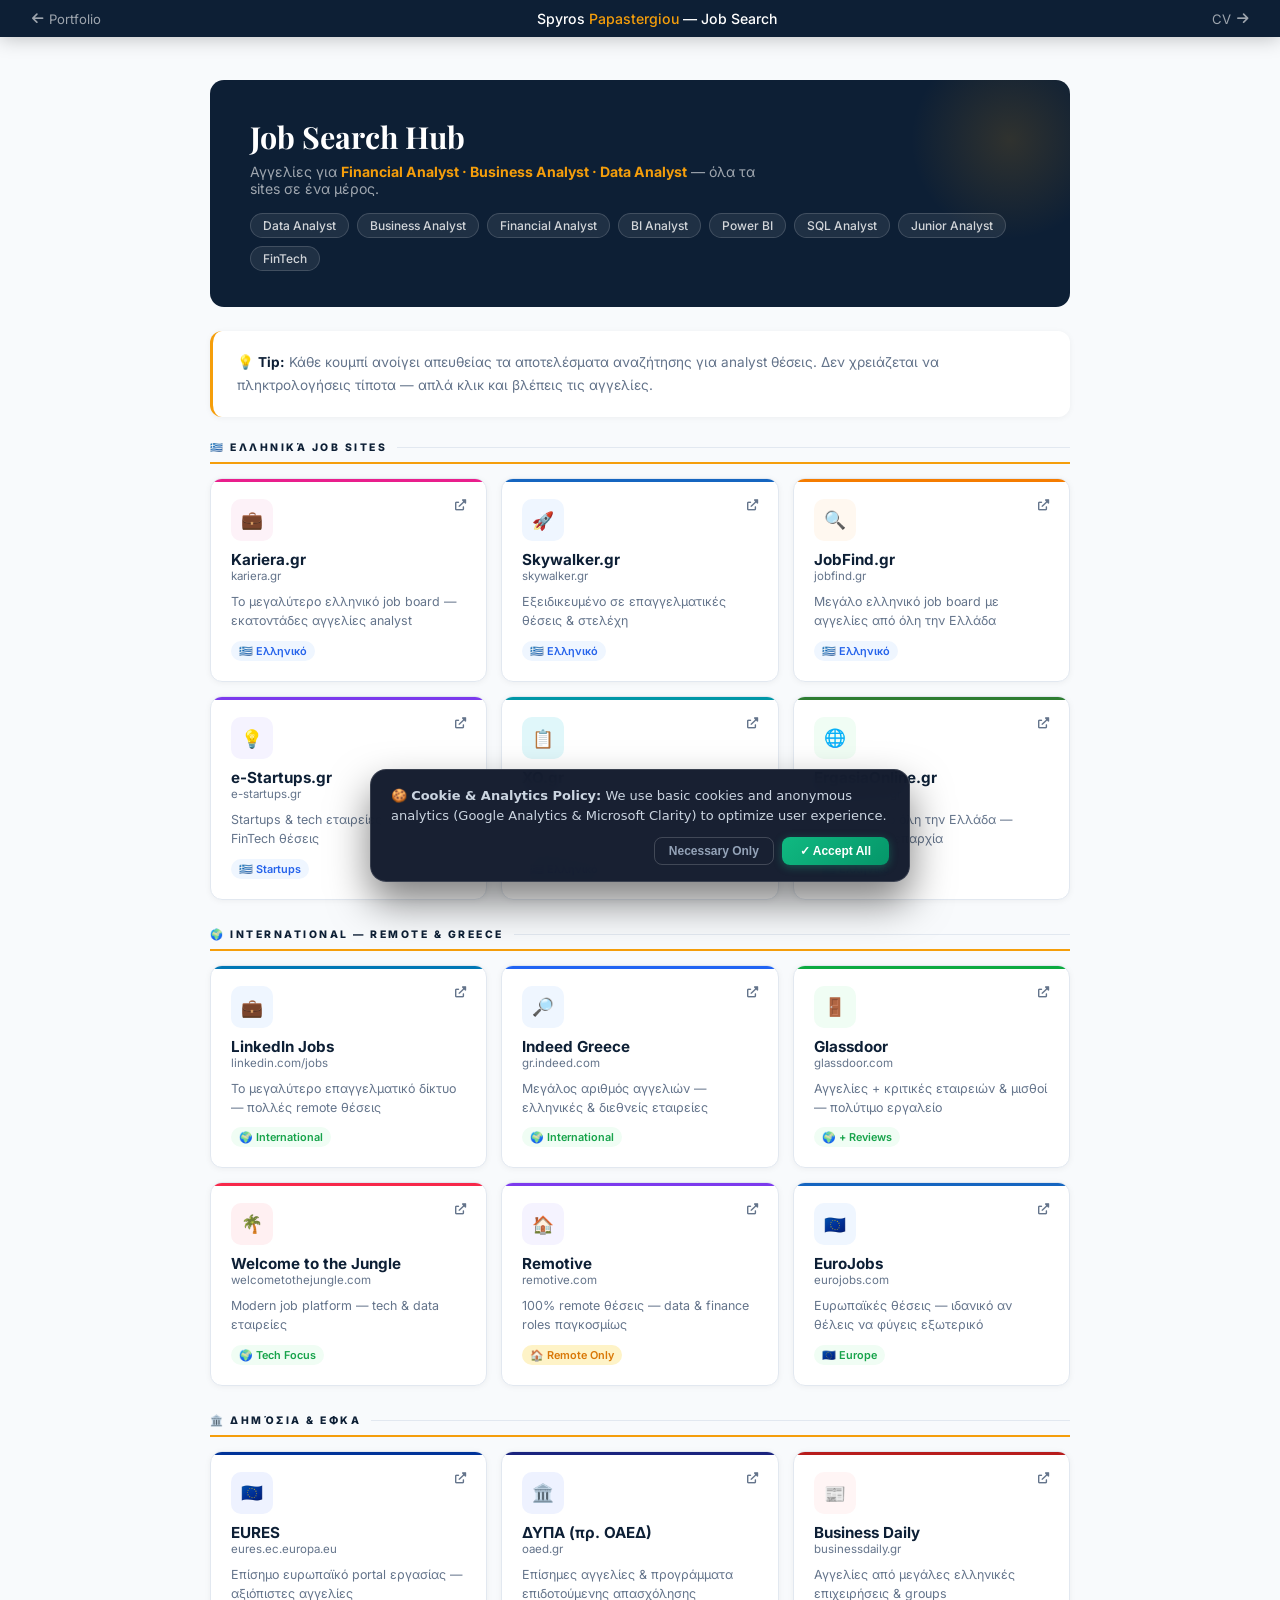
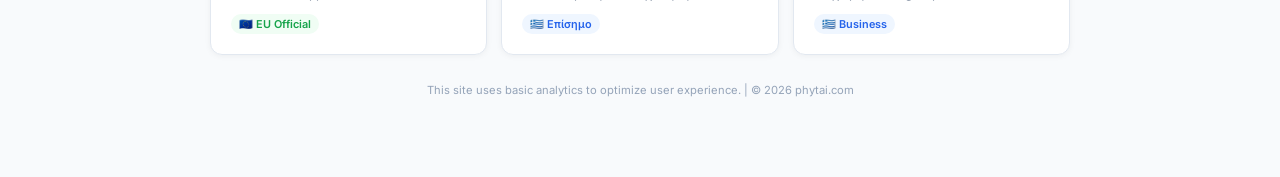
<file: jobs.html>
<!DOCTYPE html>
<html lang="en">
<head>
    <!-- Google tag (gtag.js) -->
    <script async src="https://www.googletagmanager.com/gtag/js?id=G-GFPG1YS6CB"></script>
    <script>
      window.dataLayer = window.dataLayer || [];
      function gtag(){dataLayer.push(arguments);}
      gtag('js', new Date());
      gtag('config', 'G-GFPG1YS6CB');
    </script>

    <meta charset="UTF-8">
    <meta name="viewport" content="width=device-width, initial-scale=1.0">
    <title>Job Search | Spyros Papastergiou</title>
    <link rel="preconnect" href="https://fonts.googleapis.com">
    <link href="https://fonts.googleapis.com/css2?family=Inter:wght@300;400;500;600;700&family=Playfair+Display:wght@700&display=swap" rel="stylesheet">
    <link rel="stylesheet" href="https://cdnjs.cloudflare.com/ajax/libs/font-awesome/6.0.0/css/all.min.css">
    <script type="text/javascript">
        (function(c,l,a,r,i,t,y){
            c[a]=c[a]||function(){(c[a].q=c[a].q||[]).push(arguments)};
            t=l.createElement(r);t.async=1;t.src="https://www.clarity.ms/tag/"+i;
            y=l.getElementsByTagName(r)[0];y.parentNode.insertBefore(t,y);
        })(window, document, "clarity", "script", "vr1rwybrwi");
    </script>
    <style>
        :root {
            --navy: #0d1f35;
            --accent: #2563eb;
            --gold: #f59e0b;
            --light: #f8fafc;
            --text: #1e293b;
            --muted: #64748b;
            --border: #e2e8f0;
            --white: #ffffff;
        }

        * { margin: 0; padding: 0; box-sizing: border-box; }

        body {
            font-family: 'Inter', sans-serif;
            background: var(--light);
            color: var(--text);
            min-height: 100vh;
        }

        /* ── FADE IN ── */
        @keyframes fadeUp { from{opacity:0;transform:translateY(16px)} to{opacity:1;transform:translateY(0)} }
        .fade { animation: fadeUp 0.4s ease both; }
        .d1{animation-delay:.05s} .d2{animation-delay:.1s} .d3{animation-delay:.15s}
        .d4{animation-delay:.2s}  .d5{animation-delay:.25s} .d6{animation-delay:.3s}
        .d7{animation-delay:.35s} .d8{animation-delay:.4s}  .d9{animation-delay:.45s}

        /* ── STICKY BAR ── */
        .sticky-bar {
            position: fixed; top: 0; left: 0; right: 0;
            background: var(--navy); padding: 10px 32px;
            display: flex; align-items: center; justify-content: space-between;
            z-index: 1000; box-shadow: 0 1px 20px rgba(0,0,0,.25);
        }
        .back-btn {
            color: rgba(255,255,255,.6); font-size: .82rem;
            text-decoration: none; display: flex; align-items: center; gap: 6px;
            transition: color .2s;
        }
        .back-btn:hover { color: var(--gold); }
        .sticky-title { color: white; font-size: .88rem; font-weight: 500; }
        .sticky-title span { color: var(--gold); }

        /* ── WRAPPER ── */
        .wrap { max-width: 900px; margin: 0 auto; padding: 80px 20px 60px; }

        /* ── HEADER ── */
        .page-header {
            background: var(--navy);
            border-radius: 14px;
            padding: 36px 40px;
            margin-bottom: 24px;
            position: relative;
            overflow: hidden;
        }
        .page-header::before {
            content: '';
            position: absolute; top: -40px; right: -40px;
            width: 200px; height: 200px;
            background: radial-gradient(circle, rgba(245,158,11,.15) 0%, transparent 70%);
            border-radius: 50%; pointer-events: none;
        }
        .page-header h1 {
            font-family: 'Playfair Display', serif;
            color: white; font-size: 1.9rem; margin-bottom: 6px;
        }
        .page-header p {
            color: rgba(255,255,255,.6); font-size: .88rem; max-width: 520px;
        }
        .page-header p strong { color: var(--gold); }

        /* ── SEARCH QUERIES ── */
        .queries-row {
            display: flex; flex-wrap: wrap; gap: 8px;
            margin-top: 16px;
        }
        .query-tag {
            background: rgba(255,255,255,.08);
            border: 1px solid rgba(255,255,255,.15);
            color: rgba(255,255,255,.8);
            font-size: .75rem; padding: 4px 12px;
            border-radius: 20px; font-weight: 500;
        }

        /* ── SECTION TITLE ── */
        .section-label {
            font-size: .65rem; font-weight: 800;
            text-transform: uppercase; letter-spacing: 2.5px;
            color: var(--navy); margin-bottom: 14px;
            display: flex; align-items: center; gap: 10px;
            padding-bottom: 8px;
            border-bottom: 2px solid var(--gold);
        }
        .section-label::after { content: ''; flex: 1; height: 1px; background: var(--border); }

        /* ── JOBS GRID ── */
        .jobs-grid {
            display: grid;
            grid-template-columns: repeat(3, 1fr);
            gap: 14px;
            margin-bottom: 28px;
        }

        .job-card {
            background: var(--white);
            border-radius: 12px;
            padding: 20px;
            border: 1px solid var(--border);
            text-decoration: none;
            display: flex;
            flex-direction: column;
            gap: 10px;
            transition: all .2s;
            box-shadow: 0 1px 6px rgba(0,0,0,.05);
            position: relative;
            overflow: hidden;
        }
        .job-card::before {
            content: '';
            position: absolute; top: 0; left: 0; right: 0;
            height: 3px;
            background: var(--card-color, var(--accent));
            border-radius: 12px 12px 0 0;
        }
        .job-card:hover {
            transform: translateY(-3px);
            box-shadow: 0 8px 20px rgba(0,0,0,.1);
            border-color: var(--card-color, var(--accent));
        }

        .card-top {
            display: flex; align-items: flex-start;
            justify-content: space-between; gap: 8px;
        }
        .card-icon {
            width: 42px; height: 42px;
            border-radius: 10px;
            background: var(--card-bg, #eff6ff);
            display: flex; align-items: center; justify-content: center;
            font-size: 1.1rem; flex-shrink: 0;
        }
        .card-arrow {
            color: var(--muted); font-size: .7rem;
            transition: color .2s;
        }
        .job-card:hover .card-arrow { color: var(--card-color, var(--accent)); }

        .card-name {
            font-weight: 700; font-size: .95rem;
            color: var(--navy); line-height: 1.2;
        }
        .card-url {
            font-size: .72rem; color: var(--muted);
        }
        .card-desc {
            font-size: .78rem; color: var(--muted);
            line-height: 1.5;
        }
        .card-badge {
            display: inline-flex; align-items: center; gap: 4px;
            font-size: .68rem; font-weight: 600;
            padding: 3px 8px; border-radius: 20px;
            width: fit-content;
        }
        .badge-gr { background: #eff6ff; color: #2563eb; }
        .badge-int { background: #f0fdf4; color: #16a34a; }
        .badge-remote { background: #fef3c7; color: #d97706; }

        /* ── TIP BOX ── */
        .tip-box {
            background: white;
            border-radius: 12px;
            padding: 20px 24px;
            border-left: 3px solid var(--gold);
            box-shadow: 0 1px 6px rgba(0,0,0,.05);
            margin-bottom: 24px;
            font-size: .85rem;
            color: var(--muted);
            line-height: 1.7;
        }
        .tip-box strong { color: var(--navy); }

        /* ── FOOTER ── */
        .page-footer {
            text-align: center; font-size: .7rem;
            color: #94a3b8; padding: 0 0 20px;
        }

        @media (max-width: 640px) {
            .jobs-grid { grid-template-columns: 1fr 1fr; }
            .page-header { padding: 24px 20px; }
            .page-header h1 { font-size: 1.5rem; }
            .sticky-bar { padding: 10px 16px; }
        }
        @media (max-width: 420px) {
            .jobs-grid { grid-template-columns: 1fr; }
        }
    </style>
</head>
<body>

<!-- STICKY BAR -->
<div class="sticky-bar">
    <a href="/" class="back-btn" onclick="clarity('set','btn_click','back_from_jobs')">
        <i class="fas fa-arrow-left"></i> Portfolio
    </a>
    <div class="sticky-title">Spyros <span>Papastergiou</span> — Job Search</div>
    <a href="/cv" class="back-btn" style="color:rgba(255,255,255,.6);" onclick="clarity('set','btn_click','cv_from_jobs')">
        CV <i class="fas fa-arrow-right"></i>
    </a>
</div>

<div class="wrap">

    <!-- PAGE HEADER -->
    <div class="page-header fade">
        <h1>Job Search Hub</h1>
        <p>Αγγελίες για <strong>Financial Analyst · Business Analyst · Data Analyst</strong> — όλα τα sites σε ένα μέρος.</p>
        <div class="queries-row">
            <span class="query-tag">Data Analyst</span>
            <span class="query-tag">Business Analyst</span>
            <span class="query-tag">Financial Analyst</span>
            <span class="query-tag">BI Analyst</span>
            <span class="query-tag">Power BI</span>
            <span class="query-tag">SQL Analyst</span>
            <span class="query-tag">Junior Analyst</span>
            <span class="query-tag">FinTech</span>
        </div>
    </div>

    <!-- TIP -->
    <div class="tip-box fade d1">
        💡 <strong>Tip:</strong> Κάθε κουμπί ανοίγει απευθείας τα αποτελέσματα αναζήτησης για analyst θέσεις. Δεν χρειάζεται να πληκτρολογήσεις τίποτα — απλά κλικ και βλέπεις τις αγγελίες.
    </div>

    <!-- GREEK JOB SITES -->
    <div class="section-label fade d2">🇬🇷 Ελληνικά Job Sites</div>
    <div class="jobs-grid">

        <a class="job-card fade d2" href="https://www.kariera.gr/en/jobs?q=data+analyst+business+analyst+financial+analyst" target="_blank"
           style="--card-color:#e91e8c; --card-bg:#fdf2f8;"
           onclick="clarity('set','job_site_click','kariera')">
            <div class="card-top">
                <div class="card-icon">💼</div>
                <i class="fas fa-external-link-alt card-arrow"></i>
            </div>
            <div>
                <div class="card-name">Kariera.gr</div>
                <div class="card-url">kariera.gr</div>
            </div>
            <div class="card-desc">Το μεγαλύτερο ελληνικό job board — εκατοντάδες αγγελίες analyst</div>
            <span class="card-badge badge-gr">🇬🇷 Ελληνικό</span>
        </a>

        <a class="job-card fade d3" href="https://www.skywalker.gr/en/jobs?q=data+analyst" target="_blank"
           style="--card-color:#1565c0; --card-bg:#eff6ff;"
           onclick="clarity('set','job_site_click','skywalker')">
            <div class="card-top">
                <div class="card-icon">🚀</div>
                <i class="fas fa-external-link-alt card-arrow"></i>
            </div>
            <div>
                <div class="card-name">Skywalker.gr</div>
                <div class="card-url">skywalker.gr</div>
            </div>
            <div class="card-desc">Εξειδικευμένο σε επαγγελματικές θέσεις & στελέχη</div>
            <span class="card-badge badge-gr">🇬🇷 Ελληνικό</span>
        </a>

        <a class="job-card fade d4" href="https://www.jobfind.gr/jobs?q=data+analyst+financial+analyst" target="_blank"
           style="--card-color:#f57c00; --card-bg:#fff8f0;"
           onclick="clarity('set','job_site_click','jobfind')">
            <div class="card-top">
                <div class="card-icon">🔍</div>
                <i class="fas fa-external-link-alt card-arrow"></i>
            </div>
            <div>
                <div class="card-name">JobFind.gr</div>
                <div class="card-url">jobfind.gr</div>
            </div>
            <div class="card-desc">Μεγάλο ελληνικό job board με αγγελίες από όλη την Ελλάδα</div>
            <span class="card-badge badge-gr">🇬🇷 Ελληνικό</span>
        </a>

        <a class="job-card fade d3" href="https://www.e-startups.gr/jobs?q=analyst" target="_blank"
           style="--card-color:#7c3aed; --card-bg:#f5f3ff;"
           onclick="clarity('set','job_site_click','e_startups')">
            <div class="card-top">
                <div class="card-icon">💡</div>
                <i class="fas fa-external-link-alt card-arrow"></i>
            </div>
            <div>
                <div class="card-name">e-Startups.gr</div>
                <div class="card-url">e-startups.gr</div>
            </div>
            <div class="card-desc">Startups & tech εταιρείες — ιδανικό για FinTech θέσεις</div>
            <span class="card-badge badge-gr">🇬🇷 Startups</span>
        </a>

        <a class="job-card fade d4" href="https://www.xo.gr/jobs/?q=analyst" target="_blank"
           style="--card-color:#0097a7; --card-bg:#e0f7fa;"
           onclick="clarity('set','job_site_click','xo')">
            <div class="card-top">
                <div class="card-icon">📋</div>
                <i class="fas fa-external-link-alt card-arrow"></i>
            </div>
            <div>
                <div class="card-name">XO.gr</div>
                <div class="card-url">xo.gr</div>
            </div>
            <div class="card-desc">Αγγελίες εργασίας από εταιρείες και ιδιώτες</div>
            <span class="card-badge badge-gr">🇬🇷 Ελληνικό</span>
        </a>

        <a class="job-card fade d5" href="https://www.ergasiaonline.gr/aggellies?q=analyst" target="_blank"
           style="--card-color:#2e7d32; --card-bg:#f0fdf4;"
           onclick="clarity('set','job_site_click','ergasiaonline')">
            <div class="card-top">
                <div class="card-icon">🌐</div>
                <i class="fas fa-external-link-alt card-arrow"></i>
            </div>
            <div>
                <div class="card-name">ErgasiaOnline.gr</div>
                <div class="card-url">ergasiaonline.gr</div>
            </div>
            <div class="card-desc">Αγγελίες από όλη την Ελλάδα — καλύπτει και επαρχία</div>
            <span class="card-badge badge-gr">🇬🇷 Ελληνικό</span>
        </a>

    </div>

    <!-- INTERNATIONAL -->
    <div class="section-label fade d4">🌍 International — Remote & Greece</div>
    <div class="jobs-grid">

        <a class="job-card fade d4" href="https://www.linkedin.com/jobs/search/?keywords=data%20analyst&location=Greece" target="_blank"
           style="--card-color:#0077b5; --card-bg:#eff6ff;"
           onclick="clarity('set','job_site_click','linkedin')">
            <div class="card-top">
                <div class="card-icon">💼</div>
                <i class="fas fa-external-link-alt card-arrow"></i>
            </div>
            <div>
                <div class="card-name">LinkedIn Jobs</div>
                <div class="card-url">linkedin.com/jobs</div>
            </div>
            <div class="card-desc">Το μεγαλύτερο επαγγελματικό δίκτυο — πολλές remote θέσεις</div>
            <span class="card-badge badge-int">🌍 International</span>
        </a>

        <a class="job-card fade d5" href="https://gr.indeed.com/jobs?q=data+analyst+financial+analyst&l=Greece" target="_blank"
           style="--card-color:#2164f3; --card-bg:#eff6ff;"
           onclick="clarity('set','job_site_click','indeed')">
            <div class="card-top">
                <div class="card-icon">🔎</div>
                <i class="fas fa-external-link-alt card-arrow"></i>
            </div>
            <div>
                <div class="card-name">Indeed Greece</div>
                <div class="card-url">gr.indeed.com</div>
            </div>
            <div class="card-desc">Μεγάλος αριθμός αγγελιών — ελληνικές & διεθνείς εταιρείες</div>
            <span class="card-badge badge-int">🌍 International</span>
        </a>

        <a class="job-card fade d6" href="https://www.glassdoor.com/Job/greece-data-analyst-jobs-SRCH_IL.0,6_IN77_KO7,19.htm" target="_blank"
           style="--card-color:#0caa41; --card-bg:#f0fdf4;"
           onclick="clarity('set','job_site_click','glassdoor')">
            <div class="card-top">
                <div class="card-icon">🚪</div>
                <i class="fas fa-external-link-alt card-arrow"></i>
            </div>
            <div>
                <div class="card-name">Glassdoor</div>
                <div class="card-url">glassdoor.com</div>
            </div>
            <div class="card-desc">Αγγελίες + κριτικές εταιρειών & μισθοί — πολύτιμο εργαλείο</div>
            <span class="card-badge badge-int">🌍 + Reviews</span>
        </a>

        <a class="job-card fade d5" href="https://www.welcometothejungle.com/en/jobs?query=data%20analyst&where=Greece" target="_blank"
           style="--card-color:#f7284a; --card-bg:#fff0f2;"
           onclick="clarity('set','job_site_click','wttj')">
            <div class="card-top">
                <div class="card-icon">🌴</div>
                <i class="fas fa-external-link-alt card-arrow"></i>
            </div>
            <div>
                <div class="card-name">Welcome to the Jungle</div>
                <div class="card-url">welcometothejungle.com</div>
            </div>
            <div class="card-desc">Modern job platform — tech & data εταιρείες</div>
            <span class="card-badge badge-int">🌍 Tech Focus</span>
        </a>

        <a class="job-card fade d6" href="https://remotive.com/remote-jobs/data?search=analyst" target="_blank"
           style="--card-color:#7c3aed; --card-bg:#f5f3ff;"
           onclick="clarity('set','job_site_click','remotive')">
            <div class="card-top">
                <div class="card-icon">🏠</div>
                <i class="fas fa-external-link-alt card-arrow"></i>
            </div>
            <div>
                <div class="card-name">Remotive</div>
                <div class="card-url">remotive.com</div>
            </div>
            <div class="card-desc">100% remote θέσεις — data & finance roles παγκοσμίως</div>
            <span class="card-badge badge-remote">🏠 Remote Only</span>
        </a>

        <a class="job-card fade d7" href="https://www.eurojobs.com/search-jobs/data-analyst/greece/" target="_blank"
           style="--card-color:#1565c0; --card-bg:#eff6ff;"
           onclick="clarity('set','job_site_click','eurojobs')">
            <div class="card-top">
                <div class="card-icon">🇪🇺</div>
                <i class="fas fa-external-link-alt card-arrow"></i>
            </div>
            <div>
                <div class="card-name">EuroJobs</div>
                <div class="card-url">eurojobs.com</div>
            </div>
            <div class="card-desc">Ευρωπαϊκές θέσεις — ιδανικό αν θέλεις να φύγεις εξωτερικό</div>
            <span class="card-badge badge-int">🇪🇺 Europe</span>
        </a>

    </div>

    <!-- EURES -->
    <div class="section-label fade d7">🏛️ Δημόσια & ΕΦΚΑ</div>
    <div class="jobs-grid">

        <a class="job-card fade d7" href="https://eures.ec.europa.eu/jobs-and-cv_en?query=data+analyst&country=GR" target="_blank"
           style="--card-color:#003399; --card-bg:#eef2ff;"
           onclick="clarity('set','job_site_click','eures')">
            <div class="card-top">
                <div class="card-icon">🇪🇺</div>
                <i class="fas fa-external-link-alt card-arrow"></i>
            </div>
            <div>
                <div class="card-name">EURES</div>
                <div class="card-url">eures.ec.europa.eu</div>
            </div>
            <div class="card-desc">Επίσημο ευρωπαϊκό portal εργασίας — αξιόπιστες αγγελίες</div>
            <span class="card-badge badge-int">🇪🇺 EU Official</span>
        </a>

        <a class="job-card fade d8" href="https://www.oaed.gr/aggellies-ergasias" target="_blank"
           style="--card-color:#1a237e; --card-bg:#eef2ff;"
           onclick="clarity('set','job_site_click','oaed')">
            <div class="card-top">
                <div class="card-icon">🏛️</div>
                <i class="fas fa-external-link-alt card-arrow"></i>
            </div>
            <div>
                <div class="card-name">ΔΥΠΑ (πρ. ΟΑΕΔ)</div>
                <div class="card-url">oaed.gr</div>
            </div>
            <div class="card-desc">Επίσημες αγγελίες & προγράμματα επιδοτούμενης απασχόλησης</div>
            <span class="card-badge badge-gr">🇬🇷 Επίσημο</span>
        </a>

        <a class="job-card fade d9" href="https://www.businessdaily.gr/epixeiriseis/agghelies" target="_blank"
           style="--card-color:#b71c1c; --card-bg:#fff5f5;"
           onclick="clarity('set','job_site_click','businessdaily')">
            <div class="card-top">
                <div class="card-icon">📰</div>
                <i class="fas fa-external-link-alt card-arrow"></i>
            </div>
            <div>
                <div class="card-name">Business Daily</div>
                <div class="card-url">businessdaily.gr</div>
            </div>
            <div class="card-desc">Αγγελίες από μεγάλες ελληνικές επιχειρήσεις & groups</div>
            <span class="card-badge badge-gr">🇬🇷 Business</span>
        </a>

    </div>

    <!-- FOOTER -->
    <div class="page-footer fade">
        This site uses basic analytics to optimize user experience. | © 2026 phytai.com
    </div>

</div>

<script>
    clarity('set', 'page_view', 'jobs_hub');
</script>
<script src="/cookie-consent.js"></script>
</body>
</html>
</file>
<file: agroprotasis/assets/index-CWiVTgUQ.css>
:root{--bg-primary: #090D16;--bg-secondary: #0F172A;--bg-card: rgba(15, 23, 42, .75);--bg-card-hover: rgba(30, 41, 59, .85);--border-subtle: rgba(255, 255, 255, .08);--border-glow: rgba(16, 185, 129, .3);--accent-emerald: #10B981;--accent-emerald-light: #34D399;--accent-cyan: #06B6D4;--accent-blue: #3B82F6;--status-verified: #10B981;--status-verified-bg: rgba(16, 185, 129, .15);--status-warning: #F59E0B;--status-warning-bg: rgba(245, 158, 11, .15);--status-error: #EF4444;--status-error-bg: rgba(239, 68, 68, .15);--text-primary: #F8FAFC;--text-secondary: #94A3B8;--text-muted: #64748B;--font-heading: "Outfit", -apple-system, BlinkMacSystemFont, sans-serif;--font-body: "Plus Jakarta Sans", -apple-system, BlinkMacSystemFont, sans-serif}*{box-sizing:border-box;margin:0;padding:0}body{background-color:var(--bg-primary);color:var(--text-primary);font-family:var(--font-body);min-height:100vh;background-image:radial-gradient(circle at 15% 15%,rgba(16,185,129,.08) 0%,transparent 40%),radial-gradient(circle at 85% 75%,rgba(6,182,212,.08) 0%,transparent 40%);background-attachment:fixed;-webkit-font-smoothing:antialiased}.glass-panel{background:var(--bg-card);backdrop-filter:blur(16px);-webkit-backdrop-filter:blur(16px);border:1px solid var(--border-subtle);border-radius:16px;box-shadow:0 8px 32px #0000005e;transition:border-color .3s ease,box-shadow .3s ease}.glass-panel:hover{border-color:#ffffff26}.app-header{padding:1.5rem 2rem;display:flex;justify-content:space-between;align-items:center;border-bottom:1px solid var(--border-subtle);margin-bottom:2rem}.brand-title{font-family:var(--font-heading);font-size:1.6rem;font-weight:800;background:linear-gradient(135deg,#fff,#a7f3d0,#38bdf8);-webkit-background-clip:text;-webkit-text-fill-color:transparent;display:flex;align-items:center;gap:.75rem}.brand-badge{font-size:.75rem;font-weight:600;color:var(--accent-emerald);background:#10b9811f;padding:.25rem .6rem;border-radius:20px;border:1px solid rgba(16,185,129,.3);text-transform:uppercase;letter-spacing:.05em}.app-container{max-width:1280px;margin:0 auto;padding:0 1.5rem 4rem}.section-title{font-family:var(--font-heading);font-size:1.25rem;font-weight:700;margin-bottom:1rem;display:flex;align-items:center;gap:.5rem;color:var(--text-primary)}.producer-section{padding:1.75rem;margin-bottom:1.5rem}.form-group{display:flex;flex-direction:column;gap:.5rem}.form-label{font-size:.9rem;font-weight:600;color:var(--text-secondary)}.input-field{background:#0f172ae6;border:1px solid rgba(255,255,255,.12);color:var(--text-primary);padding:.85rem 1.2rem;border-radius:10px;font-size:1.05rem;font-family:var(--font-body);outline:none;transition:all .2s ease}.input-field:focus{border-color:var(--accent-emerald);box-shadow:0 0 0 3px #10b98133}.upload-dropzone{border:2px dashed rgba(16,185,129,.3);border-radius:16px;padding:3rem 2rem;text-align:center;cursor:pointer;background:#0f172a66;transition:all .3s ease;display:flex;flex-direction:column;align-items:center;gap:1rem;margin-bottom:2rem}.upload-dropzone:hover,.upload-dropzone.dragging{border-color:var(--accent-emerald);background:#10b9810d;box-shadow:0 0 25px #10b98126;transform:translateY(-2px)}.upload-icon-wrapper{width:64px;height:64px;border-radius:50%;background:#10b98126;color:var(--accent-emerald-light);display:flex;align-items:center;justify-content:center}.progress-card{padding:1.5rem;margin-bottom:2rem}.progress-bar-bg{width:100%;height:10px;background:#ffffff14;border-radius:5px;overflow:hidden;margin-top:.75rem}.progress-bar-fill{height:100%;background:linear-gradient(90deg,var(--accent-emerald),var(--accent-cyan));transition:width .3s ease;border-radius:5px}.table-container{overflow-x:auto;border-radius:12px;border:1px solid var(--border-subtle);margin-top:1rem}.results-table{width:100%;border-collapse:collapse;text-align:left}.results-table th{background:#0f172af2;padding:1rem;font-size:.85rem;font-weight:700;text-transform:uppercase;color:var(--text-secondary);letter-spacing:.05em;border-bottom:1px solid var(--border-subtle)}.results-table td{padding:1rem;border-bottom:1px solid var(--border-subtle);vertical-align:middle;font-size:.95rem}.results-table tr:hover{background:#ffffff08}.badge{display:inline-flex;align-items:center;gap:.4rem;padding:.35rem .75rem;border-radius:20px;font-size:.8rem;font-weight:600}.badge-verified{background:var(--status-verified-bg);color:var(--status-verified);border:1px solid rgba(16,185,129,.3)}.badge-warning{background:var(--status-warning-bg);color:var(--status-warning);border:1px solid rgba(245,158,11,.3)}.badge-error{background:var(--status-error-bg);color:var(--status-error);border:1px solid rgba(239,68,68,.3)}.crop-preview-img{max-height:48px;max-width:140px;border-radius:6px;border:1px solid rgba(255,255,255,.2);object-fit:contain;background:#000;cursor:zoom-in;transition:transform .2s ease}.crop-preview-img:hover{transform:scale(1.8);z-index:10;position:relative;box-shadow:0 4px 20px #000c}.btn-primary{background:linear-gradient(135deg,var(--accent-emerald) 0%,var(--accent-cyan) 100%);color:#042f2e;font-weight:700;font-family:var(--font-heading);font-size:1.05rem;padding:.85rem 1.75rem;border-radius:12px;border:none;cursor:pointer;display:inline-flex;align-items:center;gap:.6rem;transition:all .25s ease;box-shadow:0 4px 20px #10b9814d}.btn-primary:hover:not(:disabled){transform:translateY(-2px);box-shadow:0 6px 25px #10b98173;filter:brightness(1.1)}.btn-primary:disabled{opacity:.5;cursor:not-allowed;transform:none;box-shadow:none}.btn-secondary{background:#ffffff14;color:var(--text-primary);font-weight:600;padding:.6rem 1.2rem;border-radius:8px;border:1px solid var(--border-subtle);cursor:pointer;transition:all .2s ease}.btn-secondary:hover{background:#ffffff26}.code-input-edit{background:#0f172ae6;border:1px solid rgba(255,255,255,.2);color:#fff;font-family:monospace;font-weight:700;font-size:.95rem;padding:.4rem .6rem;border-radius:6px;width:100%}.code-input-edit:focus{border-color:var(--accent-emerald);outline:none}.info-banner{background:#06b6d41a;border:1px solid rgba(6,182,212,.3);border-radius:12px;padding:1rem 1.25rem;margin-bottom:1.5rem;display:flex;align-items:flex-start;gap:.75rem;color:#a5f3fc;font-size:.9rem;line-height:1.5}
</file>
